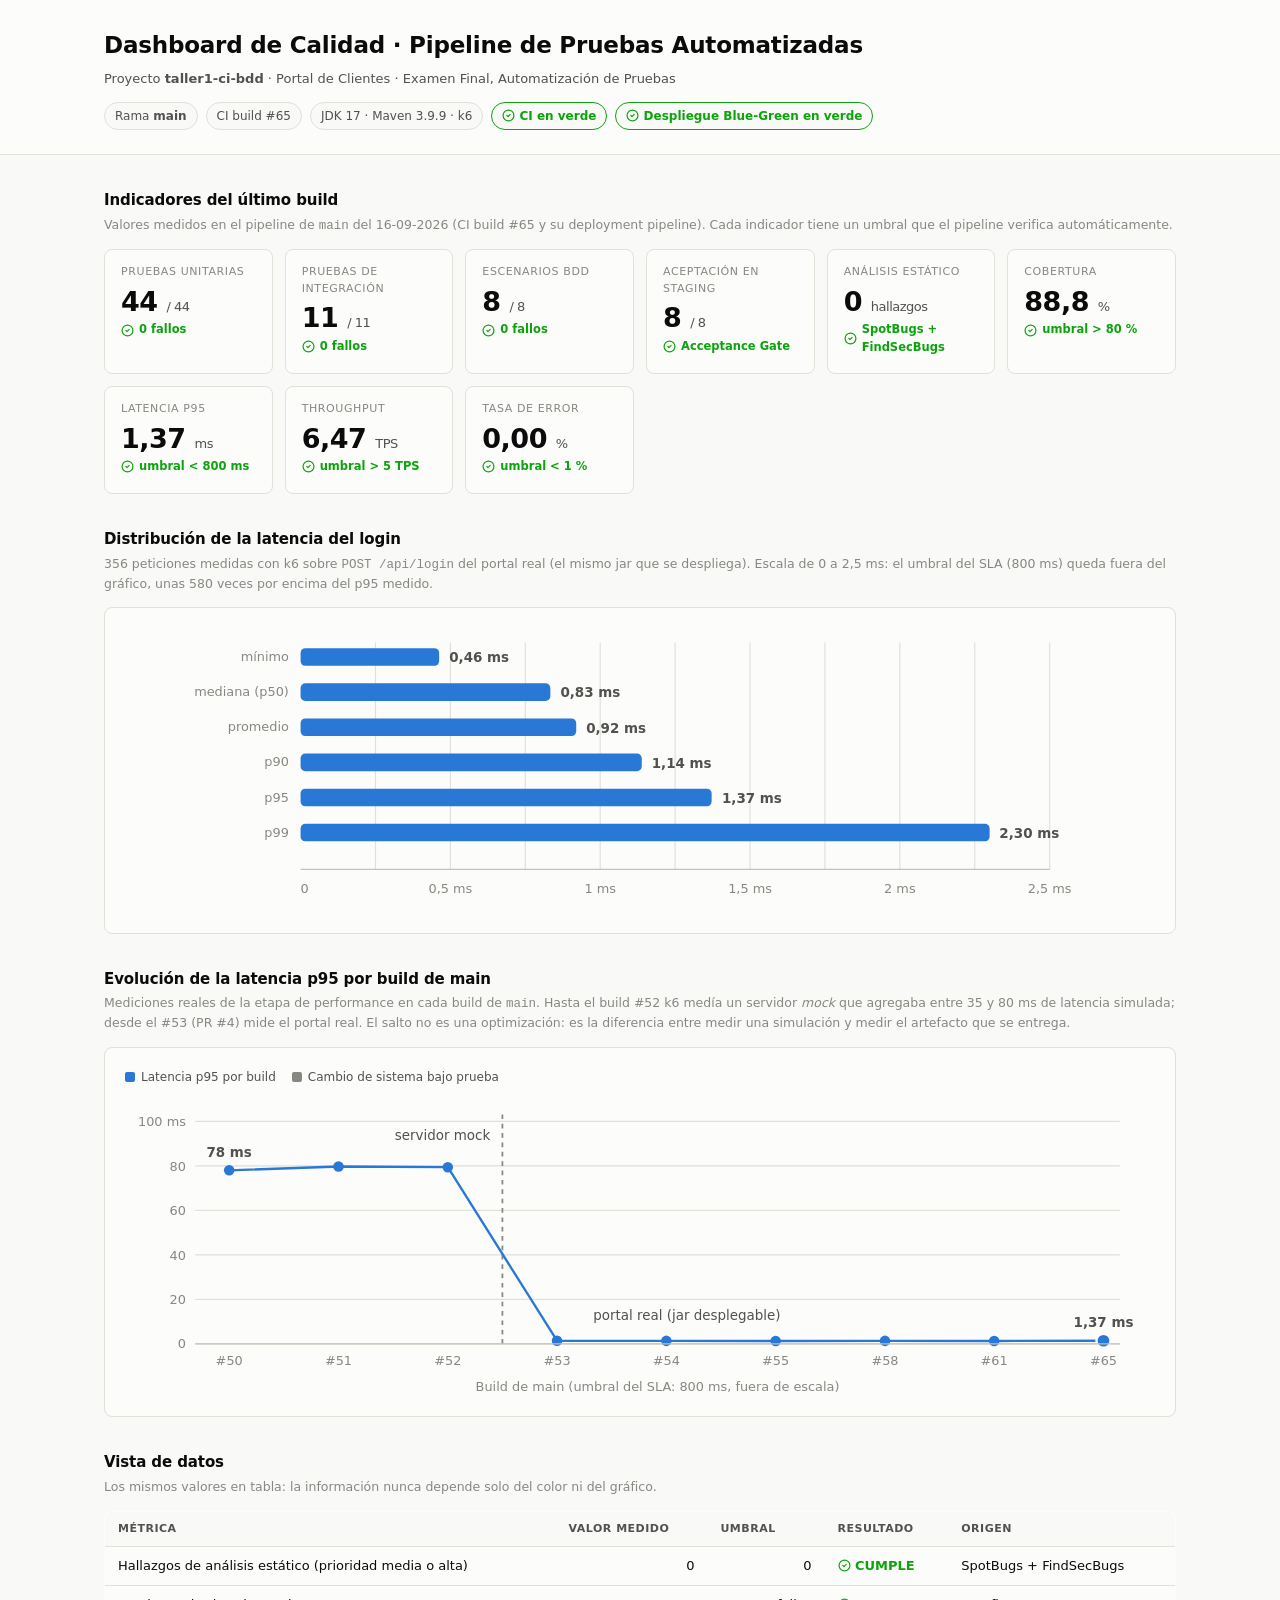
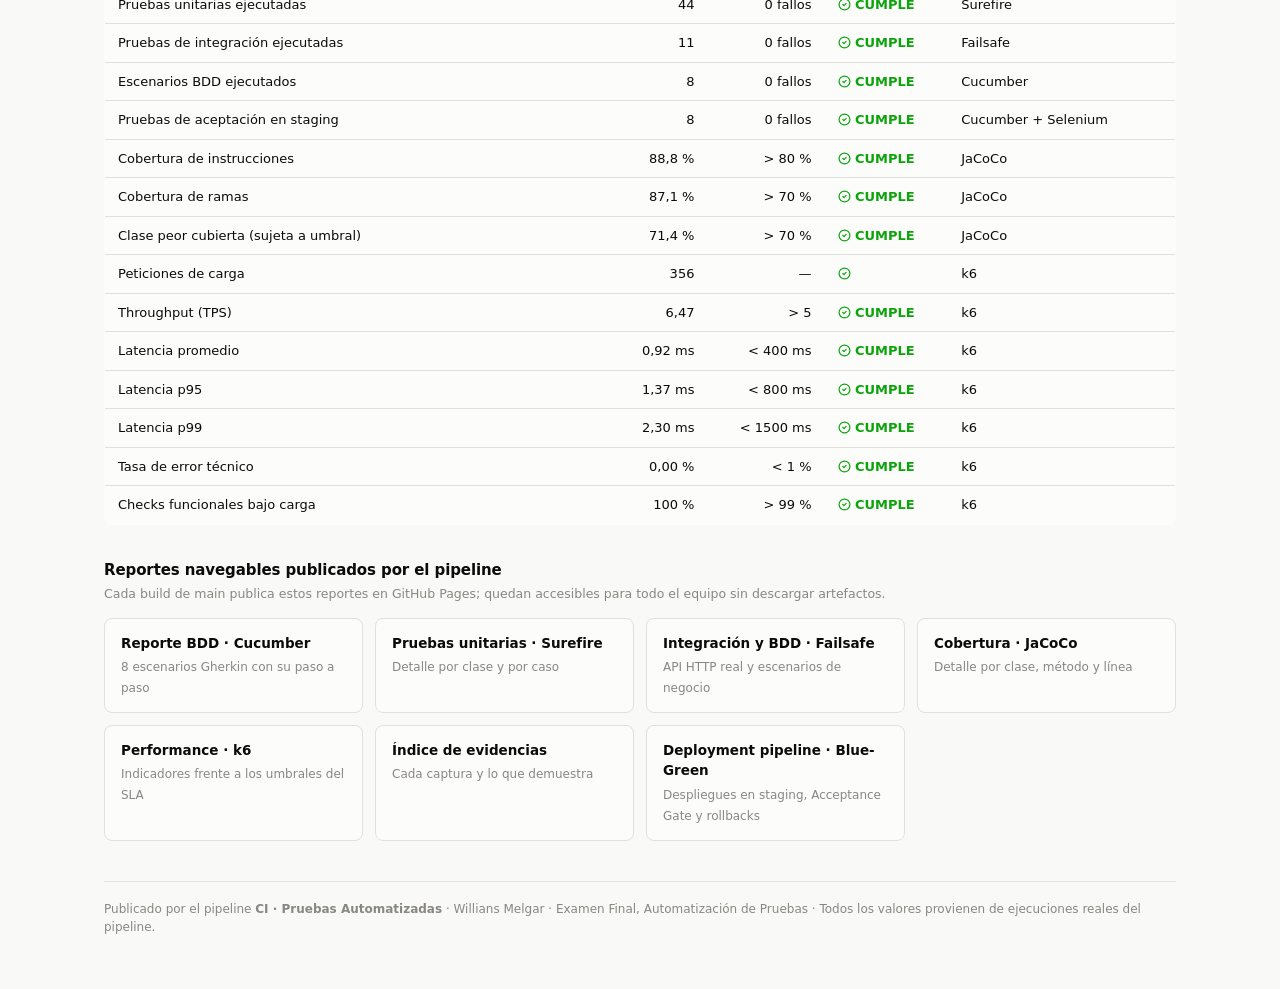
<file: reportes/index.html>
<!doctype html>
<html lang="es">
<head>
<meta charset="utf-8">
<meta name="viewport" content="width=device-width, initial-scale=1">
<title>Dashboard de Calidad · Portal de Clientes</title>
<style>
  :root{
    color-scheme: light;
    --plano:#f9f9f7; --superficie:#fcfcfb; --borde:#e1e0d9;
    --tinta:#0b0b0b; --tinta-2:#52514e; --tinta-mute:#898781;
    --linea-base:#c3c2b7; --rejilla:#e1e0d9;
    --serie-1:#2a78d6; --serie-2:#eb6834; --serie-3:#1baf7a;
    --bueno:#0ca30c; --alerta:#fab219; --grave:#ec835a; --critico:#d03b3b;
  }
  @media (prefers-color-scheme: dark){
    :root{
      color-scheme: dark;
      --plano:#0d0d0d; --superficie:#1a1a19; --borde:#2c2c2a;
      --tinta:#ffffff; --tinta-2:#c3c2b7; --tinta-mute:#898781;
      --linea-base:#383835; --rejilla:#2c2c2a;
      --serie-1:#3987e5; --serie-2:#d95926; --serie-3:#199e70;
    }
  }
  *{box-sizing:border-box}
  body{margin:0;background:var(--plano);color:var(--tinta);
       font:14px/1.5 "Segoe UI",system-ui,-apple-system,Arial,sans-serif}
  .contenedor{max-width:1120px;margin:0 auto;padding:0 24px 56px}

  header.principal{background:var(--superficie);border-bottom:1px solid var(--borde);padding:28px 0 24px;margin-bottom:28px}
  header.principal .contenedor{padding-bottom:0}
  h1{margin:0 0 6px;font-size:23px;letter-spacing:-.2px}
  .subtitulo{margin:0;color:var(--tinta-2);font-size:13px}
  .meta{margin-top:14px;display:flex;flex-wrap:wrap;gap:8px}
  .chip{font-size:12px;padding:4px 10px;border:1px solid var(--borde);border-radius:99px;color:var(--tinta-2);background:var(--plano)}
  .chip.ok{border-color:var(--bueno);color:var(--bueno)}

  h2{font-size:15px;margin:34px 0 4px;letter-spacing:-.1px}
  .nota{margin:0 0 14px;color:var(--tinta-mute);font-size:12.5px}

  /* ---- Fila de indicadores (stat tiles) ---- */
  .kpis{display:grid;grid-template-columns:repeat(auto-fit,minmax(158px,1fr));gap:12px}
  .kpi{background:var(--superficie);border:1px solid var(--borde);border-radius:8px;padding:14px 16px}
  .kpi .etiqueta{font-size:11px;text-transform:uppercase;letter-spacing:.6px;color:var(--tinta-mute);margin-bottom:6px}
  .kpi .valor{font-size:27px;font-weight:650;letter-spacing:-.5px;line-height:1.1}
  .kpi .unidad{font-size:13px;font-weight:400;color:var(--tinta-2)}
  .kpi .pie{font-size:11.5px;color:var(--tinta-mute);margin-top:5px}
  .estado{display:inline-flex;align-items:center;gap:5px;font-size:11.5px;font-weight:600;margin-top:5px}
  .estado.ok{color:var(--bueno)} .estado.mal{color:var(--critico)}

  .panel{background:var(--superficie);border:1px solid var(--borde);border-radius:8px;padding:18px 20px 14px}
  svg{display:block;max-width:100%;height:auto;overflow:visible}
  .eje{font-size:11px;fill:var(--tinta-mute)}
  .valor-directo{font-size:11.5px;font-weight:600;fill:var(--tinta-2)}
  .rejilla{stroke:var(--rejilla);stroke-width:1}
  .base{stroke:var(--linea-base);stroke-width:1}
  .umbral{stroke:var(--critico);stroke-width:2;stroke-dasharray:5 4}
  .corte{stroke:var(--tinta-mute);stroke-width:1.5;stroke-dasharray:4 4}
  .anotacion{font-size:11.5px;fill:var(--tinta-2)}
  .etiqueta-umbral{font-size:11px;font-weight:600;fill:var(--critico)}

  .leyenda{display:flex;gap:16px;flex-wrap:wrap;margin:2px 0 12px;font-size:12px;color:var(--tinta-2)}
  .leyenda i{width:10px;height:10px;border-radius:2px;display:inline-block;margin-right:6px;vertical-align:middle}

  table{width:100%;border-collapse:collapse;background:var(--superficie);
        border:1px solid var(--borde);border-radius:8px;overflow:hidden;font-size:13px}
  th,td{padding:9px 13px;text-align:left;border-bottom:1px solid var(--borde)}
  th{background:var(--plano);font-size:11px;text-transform:uppercase;letter-spacing:.5px;color:var(--tinta-2)}
  tr:last-child td{border-bottom:none}
  td.num{text-align:right;font-variant-numeric:tabular-nums}
  .ok{color:var(--bueno);font-weight:600} .mal{color:var(--critico);font-weight:600}

  .enlaces{display:grid;grid-template-columns:repeat(auto-fit,minmax(230px,1fr));gap:12px;margin-top:10px}
  .enlace{display:block;background:var(--superficie);border:1px solid var(--borde);border-radius:8px;
          padding:14px 16px;text-decoration:none;color:inherit}
  .enlace:hover{border-color:var(--serie-1)}
  .enlace strong{display:block;font-size:13.5px;margin-bottom:3px}
  .enlace span{font-size:12px;color:var(--tinta-mute)}

  .icono{display:inline-block;width:13px;height:13px;flex:none;vertical-align:-2px;overflow:visible;
         fill:none;stroke:currentColor;stroke-width:2.2;stroke-linecap:round;stroke-linejoin:round}

  footer{margin-top:40px;padding-top:18px;border-top:1px solid var(--borde);font-size:12px;color:var(--tinta-mute)}
</style>
</head>
<body>

<!-- Íconos SVG embebidos (set Lucide, licencia MIT): sin dependencias externas ni emojis -->
<svg width="0" height="0" style="position:absolute" aria-hidden="true">
  <symbol id="i-ok" viewBox="0 0 24 24"><circle cx="12" cy="12" r="10"/><path d="m9 12 2 2 4-4"/></symbol>
</svg>

<header class="principal">
  <div class="contenedor">
    <h1>Dashboard de Calidad · Pipeline de Pruebas Automatizadas</h1>
    <p class="subtitulo">Proyecto <strong>taller1-ci-bdd</strong> · Portal de Clientes · Examen Final, Automatización de Pruebas</p>
    <div class="meta">
      <span class="chip">Rama <strong>main</strong></span>
      <span class="chip">CI build #65</span>
      <span class="chip">JDK 17 · Maven 3.9.9 · k6</span>
      <span class="chip ok"><svg class="icono" aria-hidden="true"><use href="#i-ok"/></svg> CI en verde</span>
      <span class="chip ok"><svg class="icono" aria-hidden="true"><use href="#i-ok"/></svg> Despliegue Blue-Green en verde</span>
    </div>
  </div>
</header>

<div class="contenedor">

  <!-- ================== FILA DE INDICADORES ================== -->
  <h2>Indicadores del último build</h2>
  <p class="nota">Valores medidos en el pipeline de <code>main</code> del 16-09-2026 (CI build #65 y su deployment pipeline).
     Cada indicador tiene un umbral que el pipeline verifica automáticamente.</p>
  <div class="kpis">
    <div class="kpi">
      <div class="etiqueta">Pruebas unitarias</div>
      <div class="valor">44 <span class="unidad">/ 44</span></div>
      <div class="estado ok"><svg class="icono" aria-hidden="true"><use href="#i-ok"/></svg> 0 fallos</div>
    </div>
    <div class="kpi">
      <div class="etiqueta">Pruebas de integración</div>
      <div class="valor">11 <span class="unidad">/ 11</span></div>
      <div class="estado ok"><svg class="icono" aria-hidden="true"><use href="#i-ok"/></svg> 0 fallos</div>
    </div>
    <div class="kpi">
      <div class="etiqueta">Escenarios BDD</div>
      <div class="valor">8 <span class="unidad">/ 8</span></div>
      <div class="estado ok"><svg class="icono" aria-hidden="true"><use href="#i-ok"/></svg> 0 fallos</div>
    </div>
    <div class="kpi">
      <div class="etiqueta">Aceptación en staging</div>
      <div class="valor">8 <span class="unidad">/ 8</span></div>
      <div class="estado ok"><svg class="icono" aria-hidden="true"><use href="#i-ok"/></svg> Acceptance Gate</div>
    </div>
    <div class="kpi">
      <div class="etiqueta">Análisis estático</div>
      <div class="valor">0 <span class="unidad">hallazgos</span></div>
      <div class="estado ok"><svg class="icono" aria-hidden="true"><use href="#i-ok"/></svg> SpotBugs + FindSecBugs</div>
    </div>
    <div class="kpi">
      <div class="etiqueta">Cobertura</div>
      <div class="valor">88,8 <span class="unidad">%</span></div>
      <div class="estado ok"><svg class="icono" aria-hidden="true"><use href="#i-ok"/></svg> umbral &gt; 80 %</div>
    </div>
    <div class="kpi">
      <div class="etiqueta">Latencia p95</div>
      <div class="valor">1,37 <span class="unidad">ms</span></div>
      <div class="estado ok"><svg class="icono" aria-hidden="true"><use href="#i-ok"/></svg> umbral &lt; 800 ms</div>
    </div>
    <div class="kpi">
      <div class="etiqueta">Throughput</div>
      <div class="valor">6,47 <span class="unidad">TPS</span></div>
      <div class="estado ok"><svg class="icono" aria-hidden="true"><use href="#i-ok"/></svg> umbral &gt; 5 TPS</div>
    </div>
    <div class="kpi">
      <div class="etiqueta">Tasa de error</div>
      <div class="valor">0,00 <span class="unidad">%</span></div>
      <div class="estado ok"><svg class="icono" aria-hidden="true"><use href="#i-ok"/></svg> umbral &lt; 1 %</div>
    </div>
  </div>

  <!-- ================== LATENCIA POR PERCENTIL ================== -->
  <h2>Distribución de la latencia del login</h2>
  <p class="nota">356 peticiones medidas con k6 sobre <code>POST /api/login</code> del portal real (el mismo jar que se despliega).
     Escala de 0 a 2,5 ms: el umbral del SLA (800 ms) queda fuera del gráfico, unas 580 veces por encima del p95 medido.</p>
  <div class="panel">
    <svg viewBox="0 0 880 250" role="img" aria-label="Latencia por percentil del login en milisegundos">
      <!-- rejilla vertical cada 0,25 ms sobre una escala 0-2,5 ms (256 px por ms) -->
      <g class="rejilla">
        <line x1="214" y1="14" x2="214" y2="208"/>
        <line x1="278" y1="14" x2="278" y2="208"/>
        <line x1="342" y1="14" x2="342" y2="208"/>
        <line x1="406" y1="14" x2="406" y2="208"/>
        <line x1="470" y1="14" x2="470" y2="208"/>
        <line x1="534" y1="14" x2="534" y2="208"/>
        <line x1="598" y1="14" x2="598" y2="208"/>
        <line x1="662" y1="14" x2="662" y2="208"/>
        <line x1="726" y1="14" x2="726" y2="208"/>
        <line x1="790" y1="14" x2="790" y2="208"/>
      </g>
      <line class="base" x1="150" y1="208" x2="790" y2="208"/>

      <g>
        <text class="eje" x="140" y="30" text-anchor="end">mínimo</text>
        <rect x="150" y="19" width="118.4" height="15" rx="4" fill="var(--serie-1)"><title>Latencia mínima: 0,46 ms</title></rect>
        <text class="valor-directo" x="277" y="31">0,46 ms</text>

        <text class="eje" x="140" y="60" text-anchor="end">mediana (p50)</text>
        <rect x="150" y="49" width="213.4" height="15" rx="4" fill="var(--serie-1)"><title>Mediana: 0,83 ms</title></rect>
        <text class="valor-directo" x="372" y="61">0,83 ms</text>

        <text class="eje" x="140" y="90" text-anchor="end">promedio</text>
        <rect x="150" y="79" width="235.5" height="15" rx="4" fill="var(--serie-1)"><title>Promedio: 0,92 ms</title></rect>
        <text class="valor-directo" x="394" y="91">0,92 ms</text>

        <text class="eje" x="140" y="120" text-anchor="end">p90</text>
        <rect x="150" y="109" width="291.5" height="15" rx="4" fill="var(--serie-1)"><title>Percentil 90: 1,14 ms</title></rect>
        <text class="valor-directo" x="450" y="121">1,14 ms</text>

        <text class="eje" x="140" y="150" text-anchor="end">p95</text>
        <rect x="150" y="139" width="351.2" height="15" rx="4" fill="var(--serie-1)"><title>Percentil 95: 1,37 ms — indicador contractual del SLA</title></rect>
        <text class="valor-directo" x="510" y="151">1,37 ms</text>

        <text class="eje" x="140" y="180" text-anchor="end">p99</text>
        <rect x="150" y="169" width="588.7" height="15" rx="4" fill="var(--serie-1)"><title>Percentil 99: 2,30 ms</title></rect>
        <text class="valor-directo" x="747" y="181">2,30 ms</text>
      </g>

      <text class="eje" x="150" y="228">0</text>
      <text class="eje" x="278" y="228" text-anchor="middle">0,5 ms</text>
      <text class="eje" x="406" y="228" text-anchor="middle">1 ms</text>
      <text class="eje" x="534" y="228" text-anchor="middle">1,5 ms</text>
      <text class="eje" x="662" y="228" text-anchor="middle">2 ms</text>
      <text class="eje" x="790" y="228" text-anchor="middle">2,5 ms</text>
    </svg>
  </div>

  <!-- ================== EVOLUCIÓN p95 ================== -->
  <h2>Evolución de la latencia p95 por build de main</h2>
  <p class="nota">Mediciones reales de la etapa de performance en cada build de <code>main</code>. Hasta el build #52 k6 medía un
     servidor <em>mock</em> que agregaba entre 35 y 80 ms de latencia simulada; desde el #53 (PR #4) mide el portal real.
     El salto no es una optimización: es la diferencia entre medir una simulación y medir el artefacto que se entrega.</p>
  <div class="panel">
    <div class="leyenda">
      <span><i style="background:var(--serie-1)"></i>Latencia p95 por build</span>
      <span><i style="background:var(--tinta-mute)"></i>Cambio de sistema bajo prueba</span>
    </div>
    <svg viewBox="0 0 880 260" role="img" aria-label="Evolución de la latencia p95 en los builds 50 a 65 de main">
      <!-- escala Y: 0 a 100 ms sobre 190 px (y = 210 - ms * 1,9) -->
      <g class="rejilla">
        <line x1="60" y1="210" x2="850" y2="210"/>
        <line x1="60" y1="172" x2="850" y2="172"/>
        <line x1="60" y1="134" x2="850" y2="134"/>
        <line x1="60" y1="96"  x2="850" y2="96"/>
        <line x1="60" y1="58"  x2="850" y2="58"/>
        <line x1="60" y1="20"  x2="850" y2="20"/>
      </g>
      <text class="eje" x="52" y="214" text-anchor="end">0</text>
      <text class="eje" x="52" y="176" text-anchor="end">20</text>
      <text class="eje" x="52" y="138" text-anchor="end">40</text>
      <text class="eje" x="52" y="100" text-anchor="end">60</text>
      <text class="eje" x="52" y="62"  text-anchor="end">80</text>
      <text class="eje" x="52" y="24"  text-anchor="end">100 ms</text>

      <line class="corte" x1="322.45" y1="14" x2="322.45" y2="210"/>
      <text class="anotacion" x="312" y="36" text-anchor="end">servidor mock</text>
      <text class="anotacion" x="400" y="190">portal real (jar desplegable)</text>

      <!-- serie real: #50 78,00 · #51 79,76 · #52 79,42 · #53 1,35 · #54 1,29 · #55 1,24 · #58 1,34 · #61 1,27 · #65 1,37 ms -->
      <polyline fill="none" stroke="var(--serie-1)" stroke-width="2" stroke-linejoin="round"
        points="89,61.8 182.4,58.5 275.8,59.1 369.1,207.4 462.5,207.5 555.9,207.6 649.3,207.5 742.6,207.6 836,207.4"/>

      <g fill="var(--serie-1)">
        <circle cx="89"    cy="61.8"  r="4.5"><title>Build #50 — p95 78,00 ms (mock)</title></circle>
        <circle cx="182.4" cy="58.5"  r="4.5"><title>Build #51 — p95 79,76 ms (mock)</title></circle>
        <circle cx="275.8" cy="59.1"  r="4.5"><title>Build #52 — p95 79,42 ms (mock)</title></circle>
        <circle cx="369.1" cy="207.4" r="4.5"><title>Build #53 — p95 1,35 ms (portal real)</title></circle>
        <circle cx="462.5" cy="207.5" r="4.5"><title>Build #54 — p95 1,29 ms</title></circle>
        <circle cx="555.9" cy="207.6" r="4.5"><title>Build #55 — p95 1,24 ms</title></circle>
        <circle cx="649.3" cy="207.5" r="4.5"><title>Build #58 — p95 1,34 ms</title></circle>
        <circle cx="742.6" cy="207.6" r="4.5"><title>Build #61 — p95 1,27 ms</title></circle>
      </g>
      <circle cx="836" cy="207.4" r="6" fill="var(--serie-1)" stroke="var(--superficie)" stroke-width="2">
        <title>Build #65 — p95 1,37 ms (último build)</title></circle>
      <text class="valor-directo" x="836" y="196" text-anchor="middle">1,37 ms</text>
      <text class="valor-directo" x="89" y="50" text-anchor="middle">78 ms</text>

      <line class="base" x1="60" y1="210" x2="850" y2="210"/>
      <g class="eje" text-anchor="middle">
        <text x="89" y="228">#50</text><text x="182.4" y="228">#51</text><text x="275.8" y="228">#52</text>
        <text x="369.1" y="228">#53</text><text x="462.5" y="228">#54</text><text x="555.9" y="228">#55</text>
        <text x="649.3" y="228">#58</text><text x="742.6" y="228">#61</text><text x="836" y="228">#65</text>
      </g>
      <text class="eje" x="455" y="250" text-anchor="middle">Build de main (umbral del SLA: 800 ms, fuera de escala)</text>
    </svg>
  </div>

  <!-- ================== TABLA (vista accesible) ================== -->
  <h2>Vista de datos</h2>
  <p class="nota">Los mismos valores en tabla: la información nunca depende solo del color ni del gráfico.</p>
  <table>
    <thead>
      <tr><th>Métrica</th><th class="num">Valor medido</th><th class="num">Umbral</th><th>Resultado</th><th>Origen</th></tr>
    </thead>
    <tbody>
      <tr><td>Hallazgos de análisis estático (prioridad media o alta)</td><td class="num">0</td><td class="num">0</td><td class="ok"><svg class="icono" aria-hidden="true"><use href="#i-ok"/></svg> CUMPLE</td><td>SpotBugs + FindSecBugs</td></tr>
      <tr><td>Pruebas unitarias ejecutadas</td><td class="num">44</td><td class="num">0 fallos</td><td class="ok"><svg class="icono" aria-hidden="true"><use href="#i-ok"/></svg> CUMPLE</td><td>Surefire</td></tr>
      <tr><td>Pruebas de integración ejecutadas</td><td class="num">11</td><td class="num">0 fallos</td><td class="ok"><svg class="icono" aria-hidden="true"><use href="#i-ok"/></svg> CUMPLE</td><td>Failsafe</td></tr>
      <tr><td>Escenarios BDD ejecutados</td><td class="num">8</td><td class="num">0 fallos</td><td class="ok"><svg class="icono" aria-hidden="true"><use href="#i-ok"/></svg> CUMPLE</td><td>Cucumber</td></tr>
      <tr><td>Pruebas de aceptación en staging</td><td class="num">8</td><td class="num">0 fallos</td><td class="ok"><svg class="icono" aria-hidden="true"><use href="#i-ok"/></svg> CUMPLE</td><td>Cucumber + Selenium</td></tr>
      <tr><td>Cobertura de instrucciones</td><td class="num">88,8 %</td><td class="num">&gt; 80 %</td><td class="ok"><svg class="icono" aria-hidden="true"><use href="#i-ok"/></svg> CUMPLE</td><td>JaCoCo</td></tr>
      <tr><td>Cobertura de ramas</td><td class="num">87,1 %</td><td class="num">&gt; 70 %</td><td class="ok"><svg class="icono" aria-hidden="true"><use href="#i-ok"/></svg> CUMPLE</td><td>JaCoCo</td></tr>
      <tr><td>Clase peor cubierta (sujeta a umbral)</td><td class="num">71,4 %</td><td class="num">&gt; 70 %</td><td class="ok"><svg class="icono" aria-hidden="true"><use href="#i-ok"/></svg> CUMPLE</td><td>JaCoCo</td></tr>
      <tr><td>Peticiones de carga</td><td class="num">356</td><td class="num">&mdash;</td><td class="ok"><svg class="icono" aria-hidden="true"><use href="#i-ok"/></svg></td><td>k6</td></tr>
      <tr><td>Throughput (TPS)</td><td class="num">6,47</td><td class="num">&gt; 5</td><td class="ok"><svg class="icono" aria-hidden="true"><use href="#i-ok"/></svg> CUMPLE</td><td>k6</td></tr>
      <tr><td>Latencia promedio</td><td class="num">0,92 ms</td><td class="num">&lt; 400 ms</td><td class="ok"><svg class="icono" aria-hidden="true"><use href="#i-ok"/></svg> CUMPLE</td><td>k6</td></tr>
      <tr><td>Latencia p95</td><td class="num">1,37 ms</td><td class="num">&lt; 800 ms</td><td class="ok"><svg class="icono" aria-hidden="true"><use href="#i-ok"/></svg> CUMPLE</td><td>k6</td></tr>
      <tr><td>Latencia p99</td><td class="num">2,30 ms</td><td class="num">&lt; 1500 ms</td><td class="ok"><svg class="icono" aria-hidden="true"><use href="#i-ok"/></svg> CUMPLE</td><td>k6</td></tr>
      <tr><td>Tasa de error técnico</td><td class="num">0,00 %</td><td class="num">&lt; 1 %</td><td class="ok"><svg class="icono" aria-hidden="true"><use href="#i-ok"/></svg> CUMPLE</td><td>k6</td></tr>
      <tr><td>Checks funcionales bajo carga</td><td class="num">100 %</td><td class="num">&gt; 99 %</td><td class="ok"><svg class="icono" aria-hidden="true"><use href="#i-ok"/></svg> CUMPLE</td><td>k6</td></tr>
    </tbody>
  </table>

  <!-- ================== ENLACES A REPORTES ================== -->
  <h2>Reportes navegables publicados por el pipeline</h2>
  <p class="nota">Cada build de main publica estos reportes en GitHub Pages; quedan accesibles para todo el equipo sin descargar artefactos.</p>
  <div class="enlaces">
    <a class="enlace" href="./bdd/reporte-bdd.html">
      <strong>Reporte BDD · Cucumber</strong>
      <span>8 escenarios Gherkin con su paso a paso</span>
    </a>
    <a class="enlace" href="./pruebas/surefire.html">
      <strong>Pruebas unitarias · Surefire</strong>
      <span>Detalle por clase y por caso</span>
    </a>
    <a class="enlace" href="./pruebas/failsafe.html">
      <strong>Integración y BDD · Failsafe</strong>
      <span>API HTTP real y escenarios de negocio</span>
    </a>
    <a class="enlace" href="./cobertura/index.html">
      <strong>Cobertura · JaCoCo</strong>
      <span>Detalle por clase, método y línea</span>
    </a>
    <a class="enlace" href="./performance/reporte-performance.html">
      <strong>Performance · k6</strong>
      <span>Indicadores frente a los umbrales del SLA</span>
    </a>
    <a class="enlace" href="./evidencias/index.html">
      <strong>Índice de evidencias</strong>
      <span>Cada captura y lo que demuestra</span>
    </a>
    <a class="enlace" href="https://github.com/WilliansMelgar02/taller1-ci-bdd/actions/workflows/despliegue.yml">
      <strong>Deployment pipeline · Blue-Green</strong>
      <span>Despliegues en staging, Acceptance Gate y rollbacks</span>
    </a>
  </div>

  <footer>
    Publicado por el pipeline <strong>CI · Pruebas Automatizadas</strong> · Willians Melgar · Examen Final, Automatización de Pruebas ·
    Todos los valores provienen de ejecuciones reales del pipeline.
  </footer>
</div>
</body>
</html>
</file>
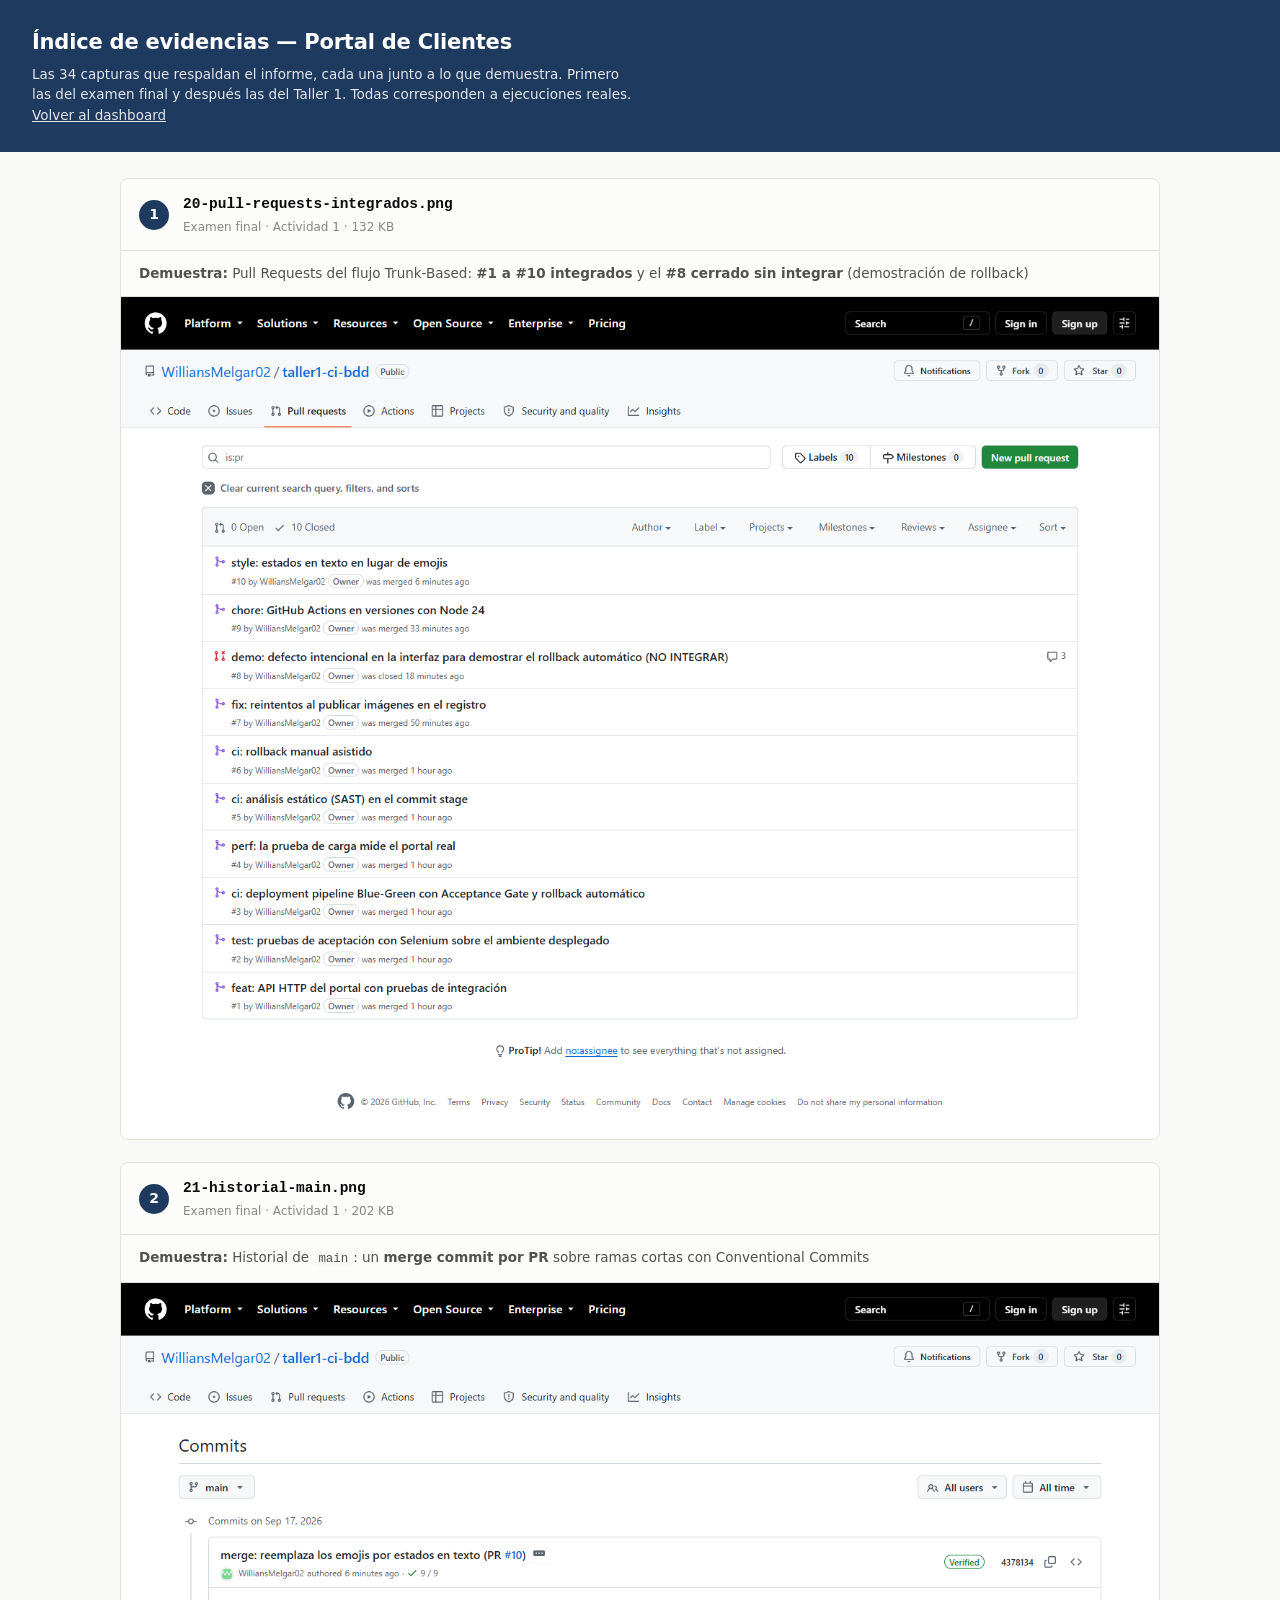
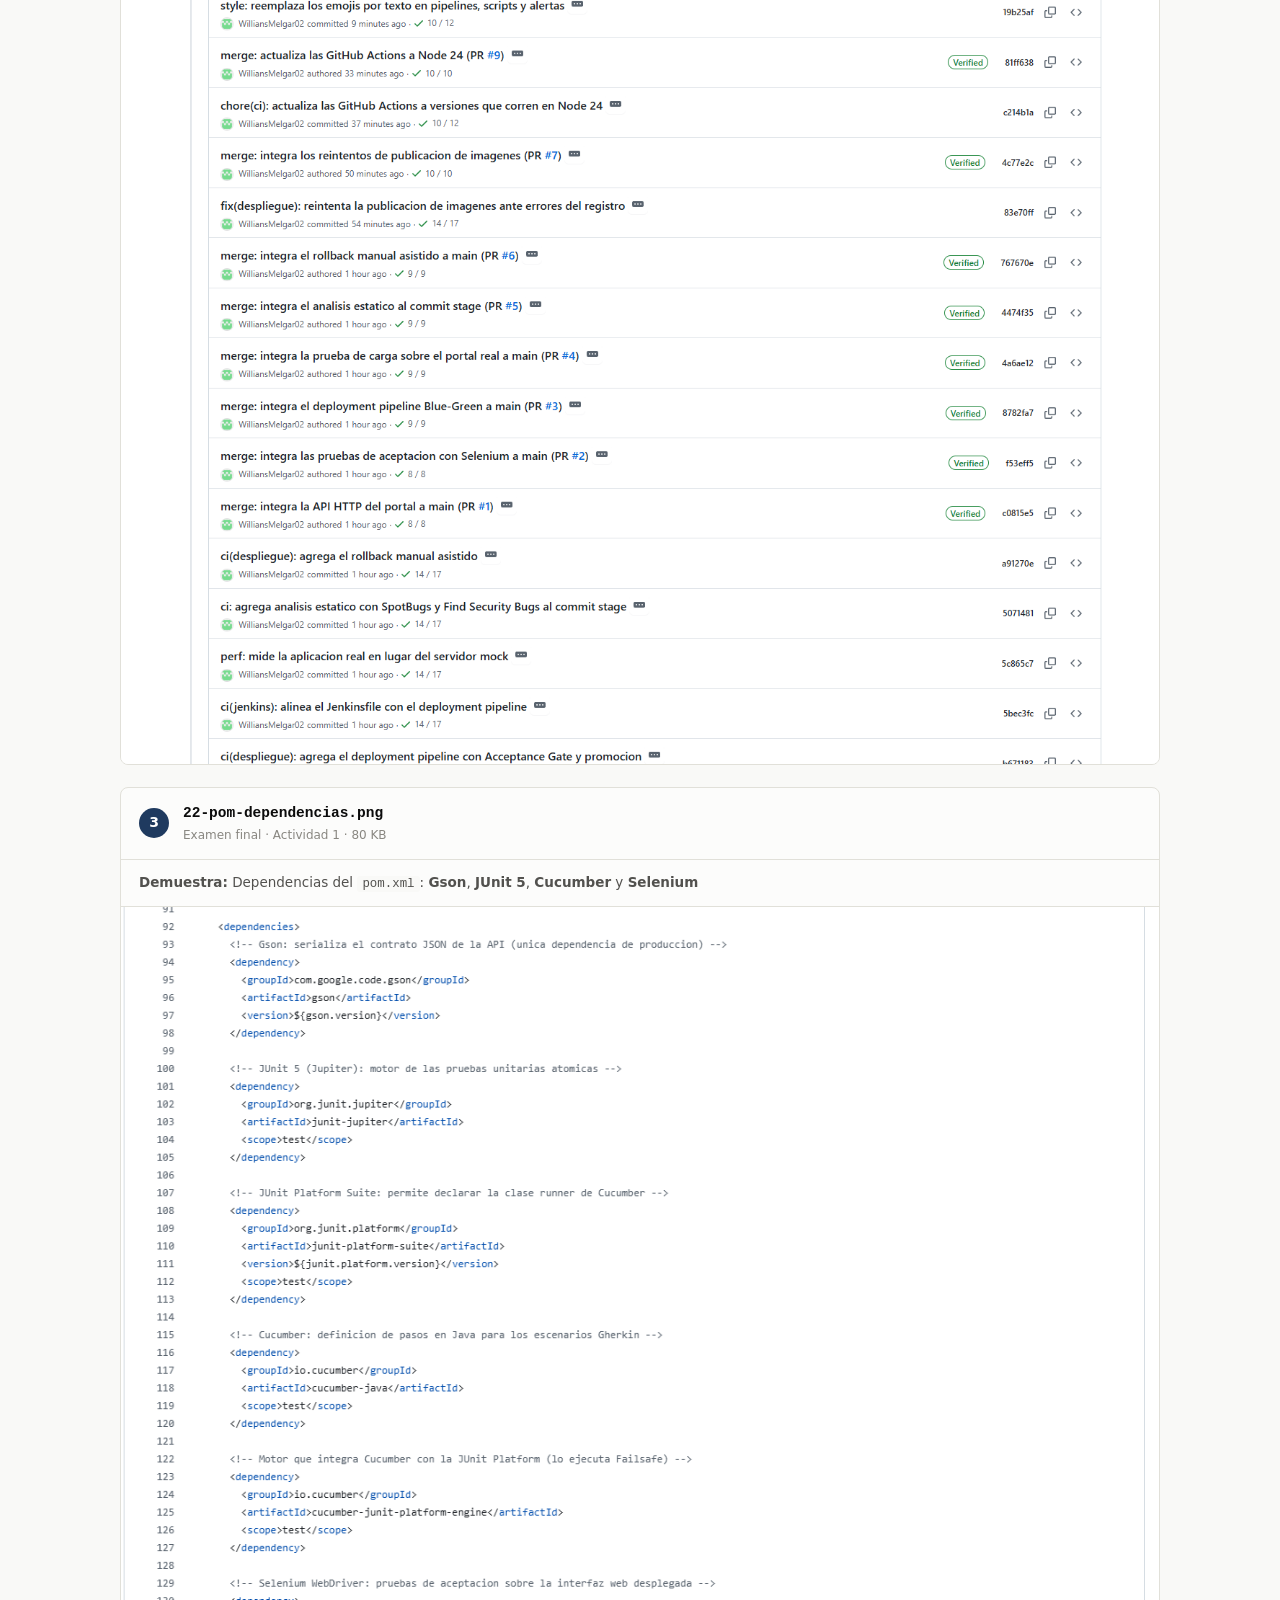
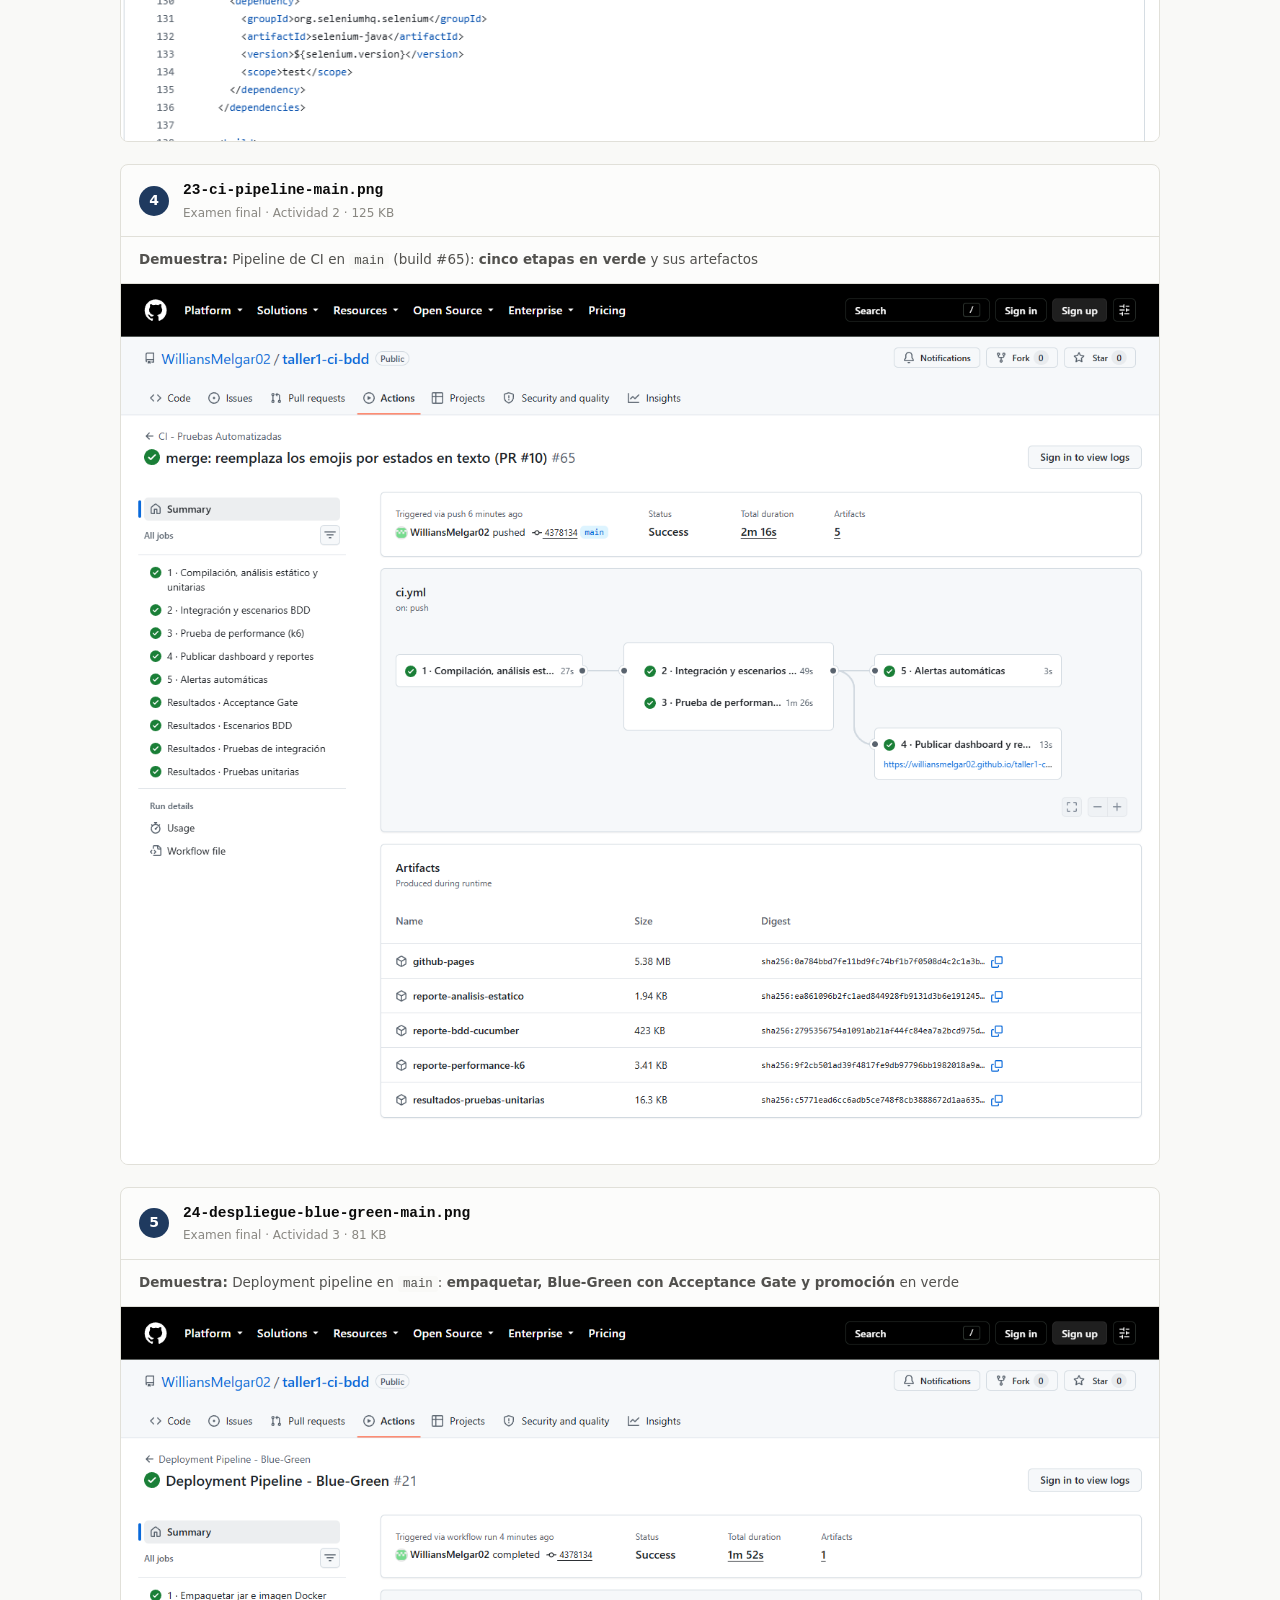
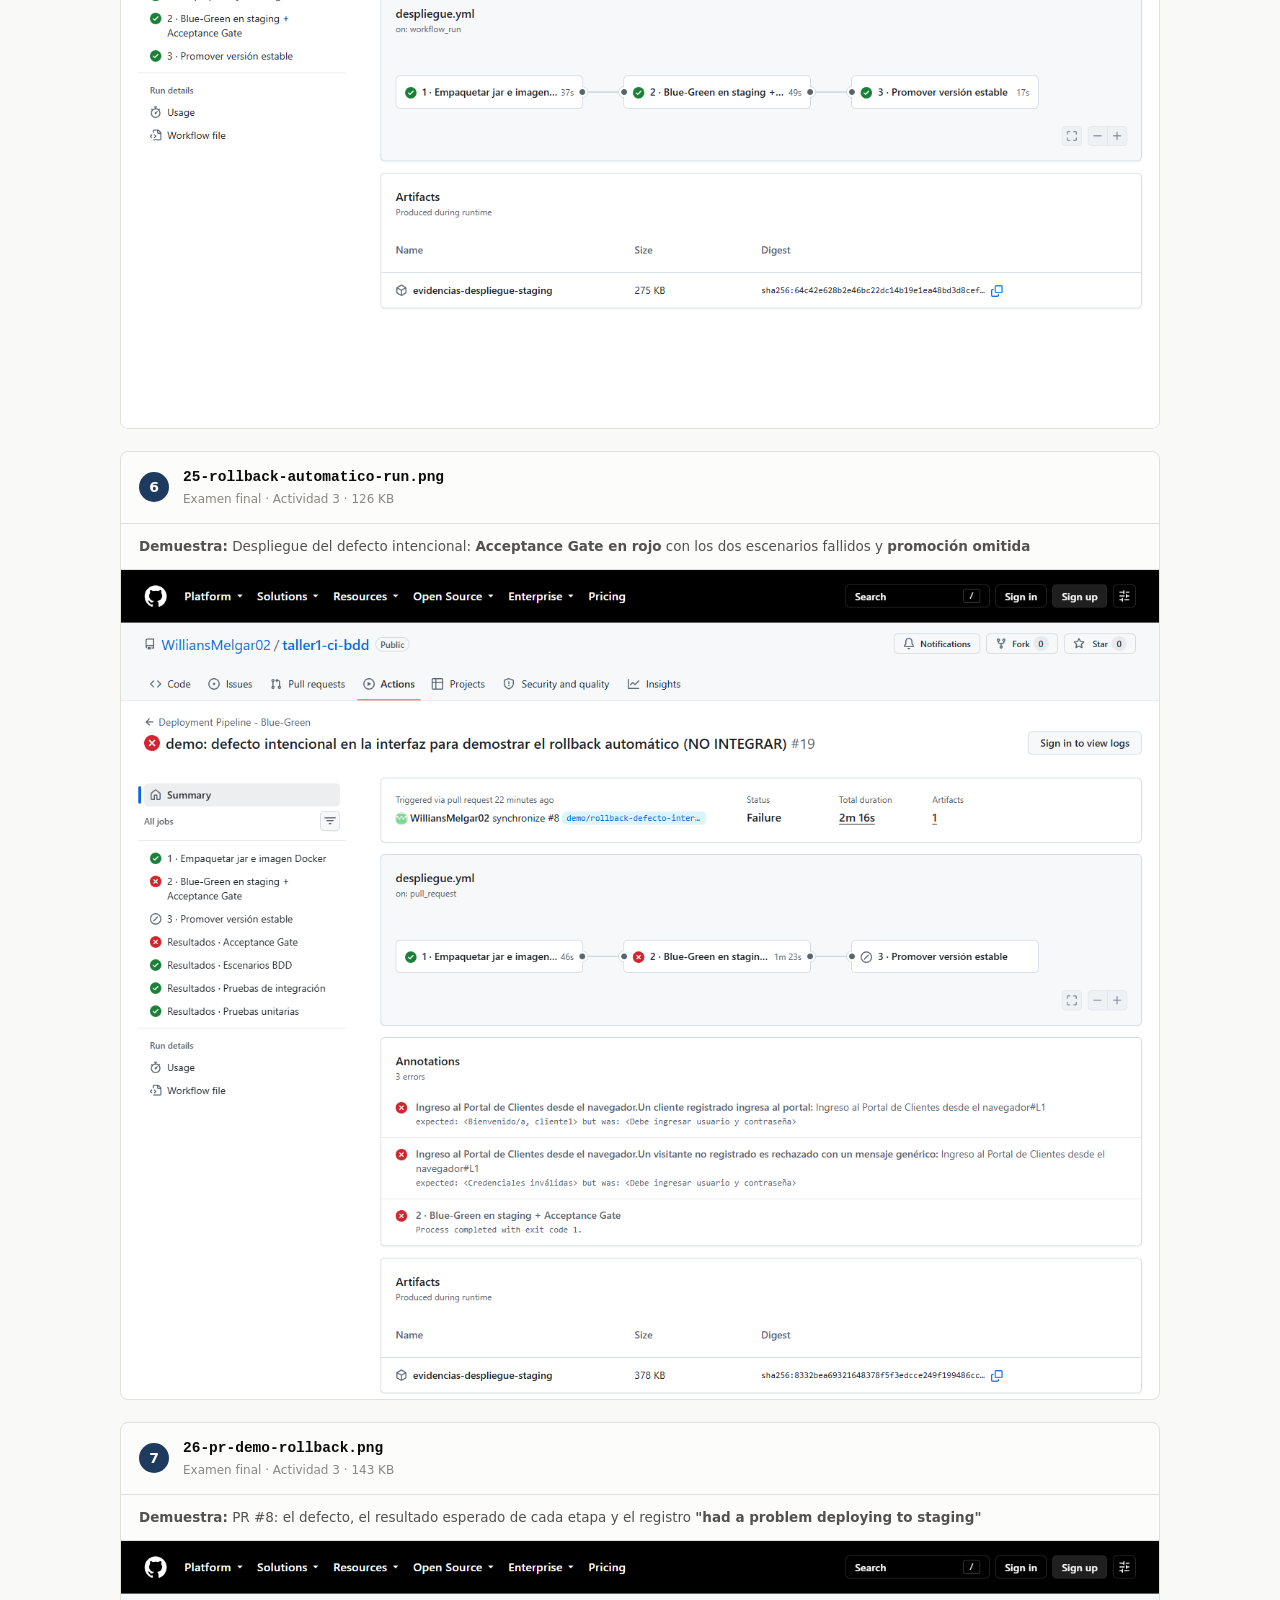
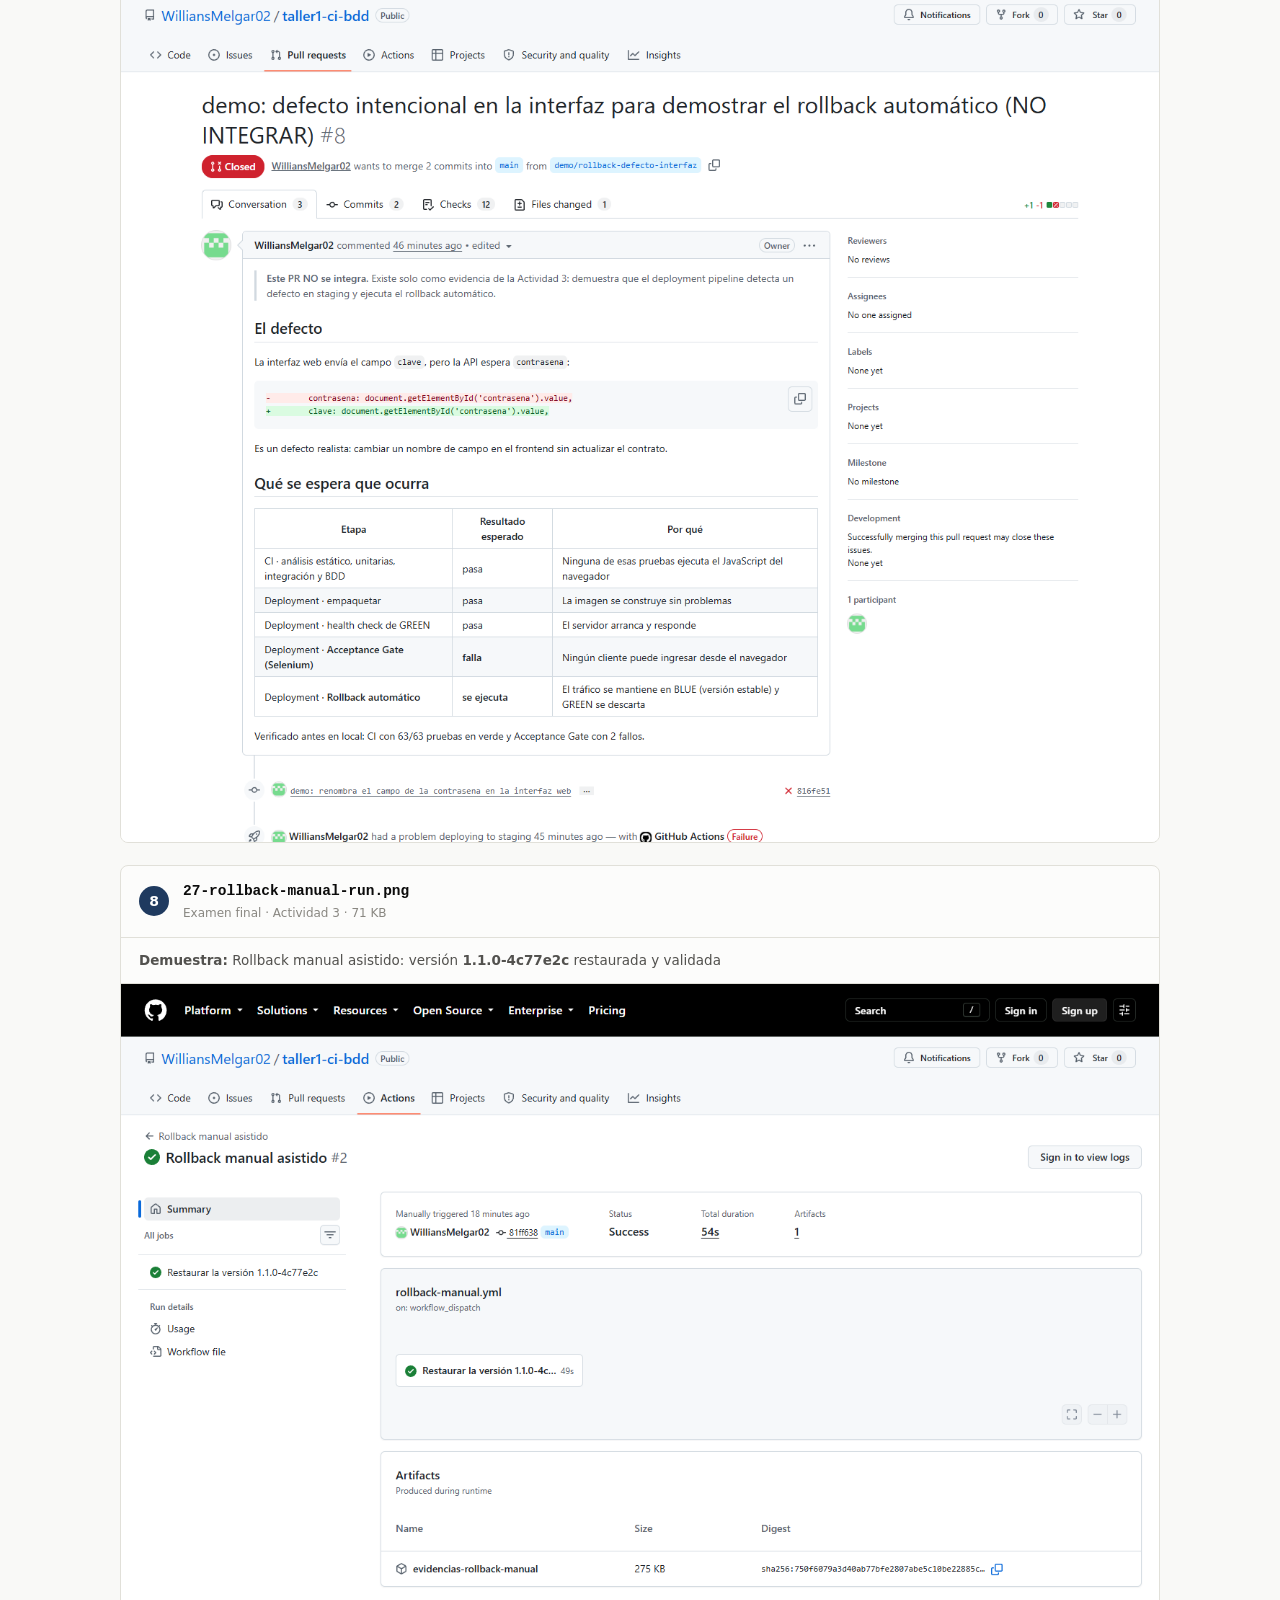
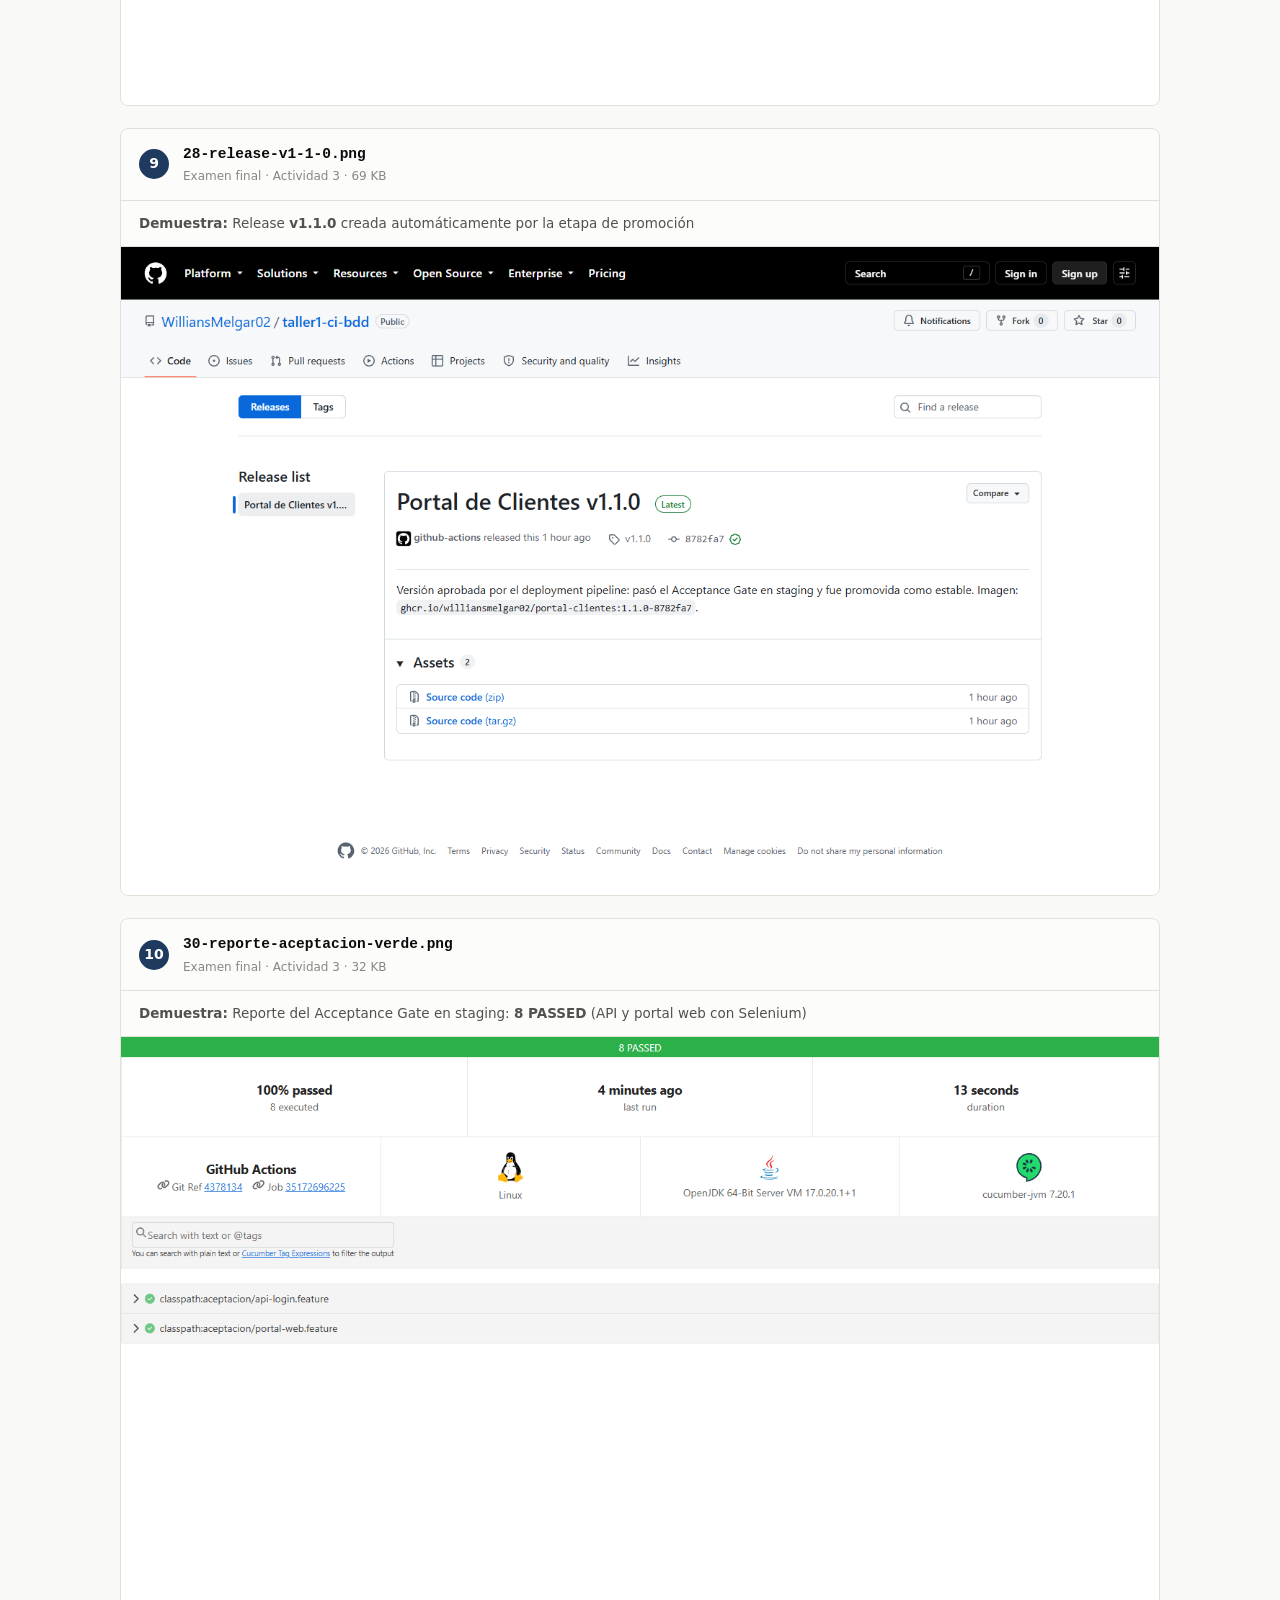
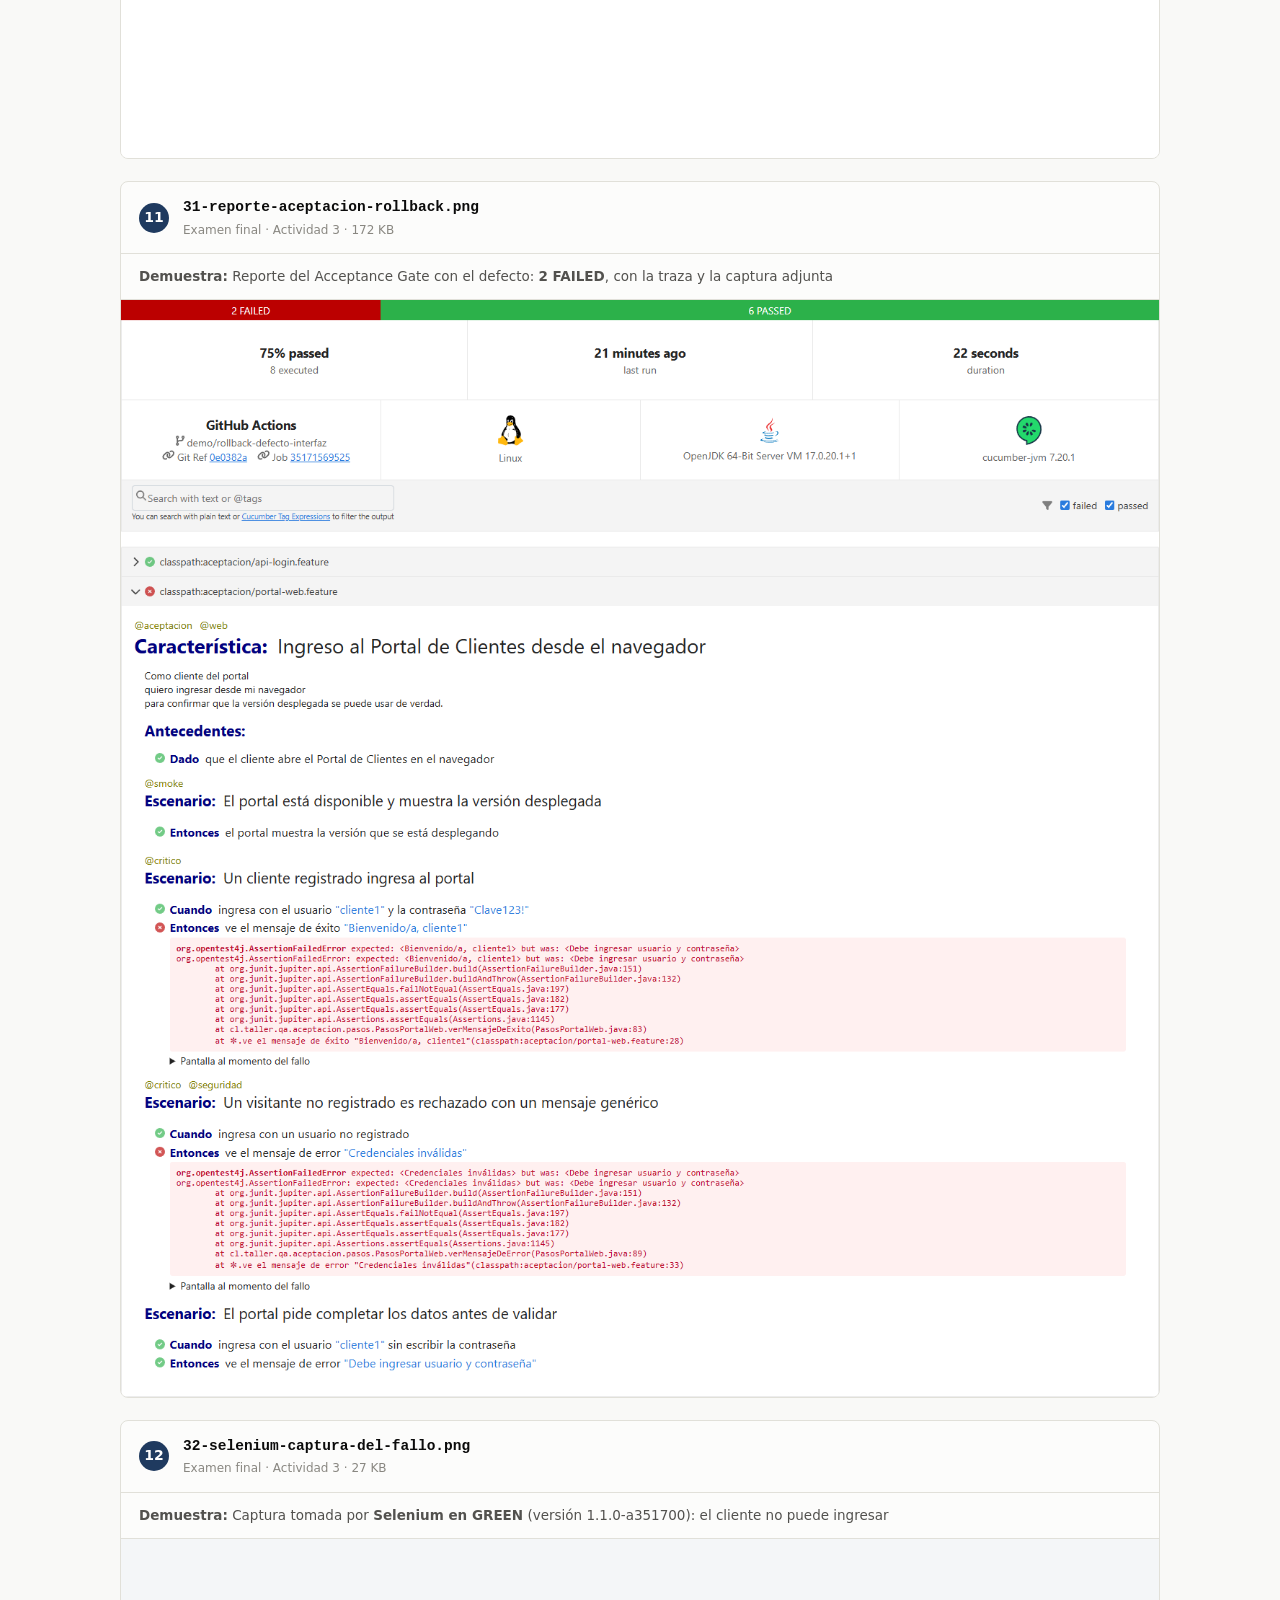
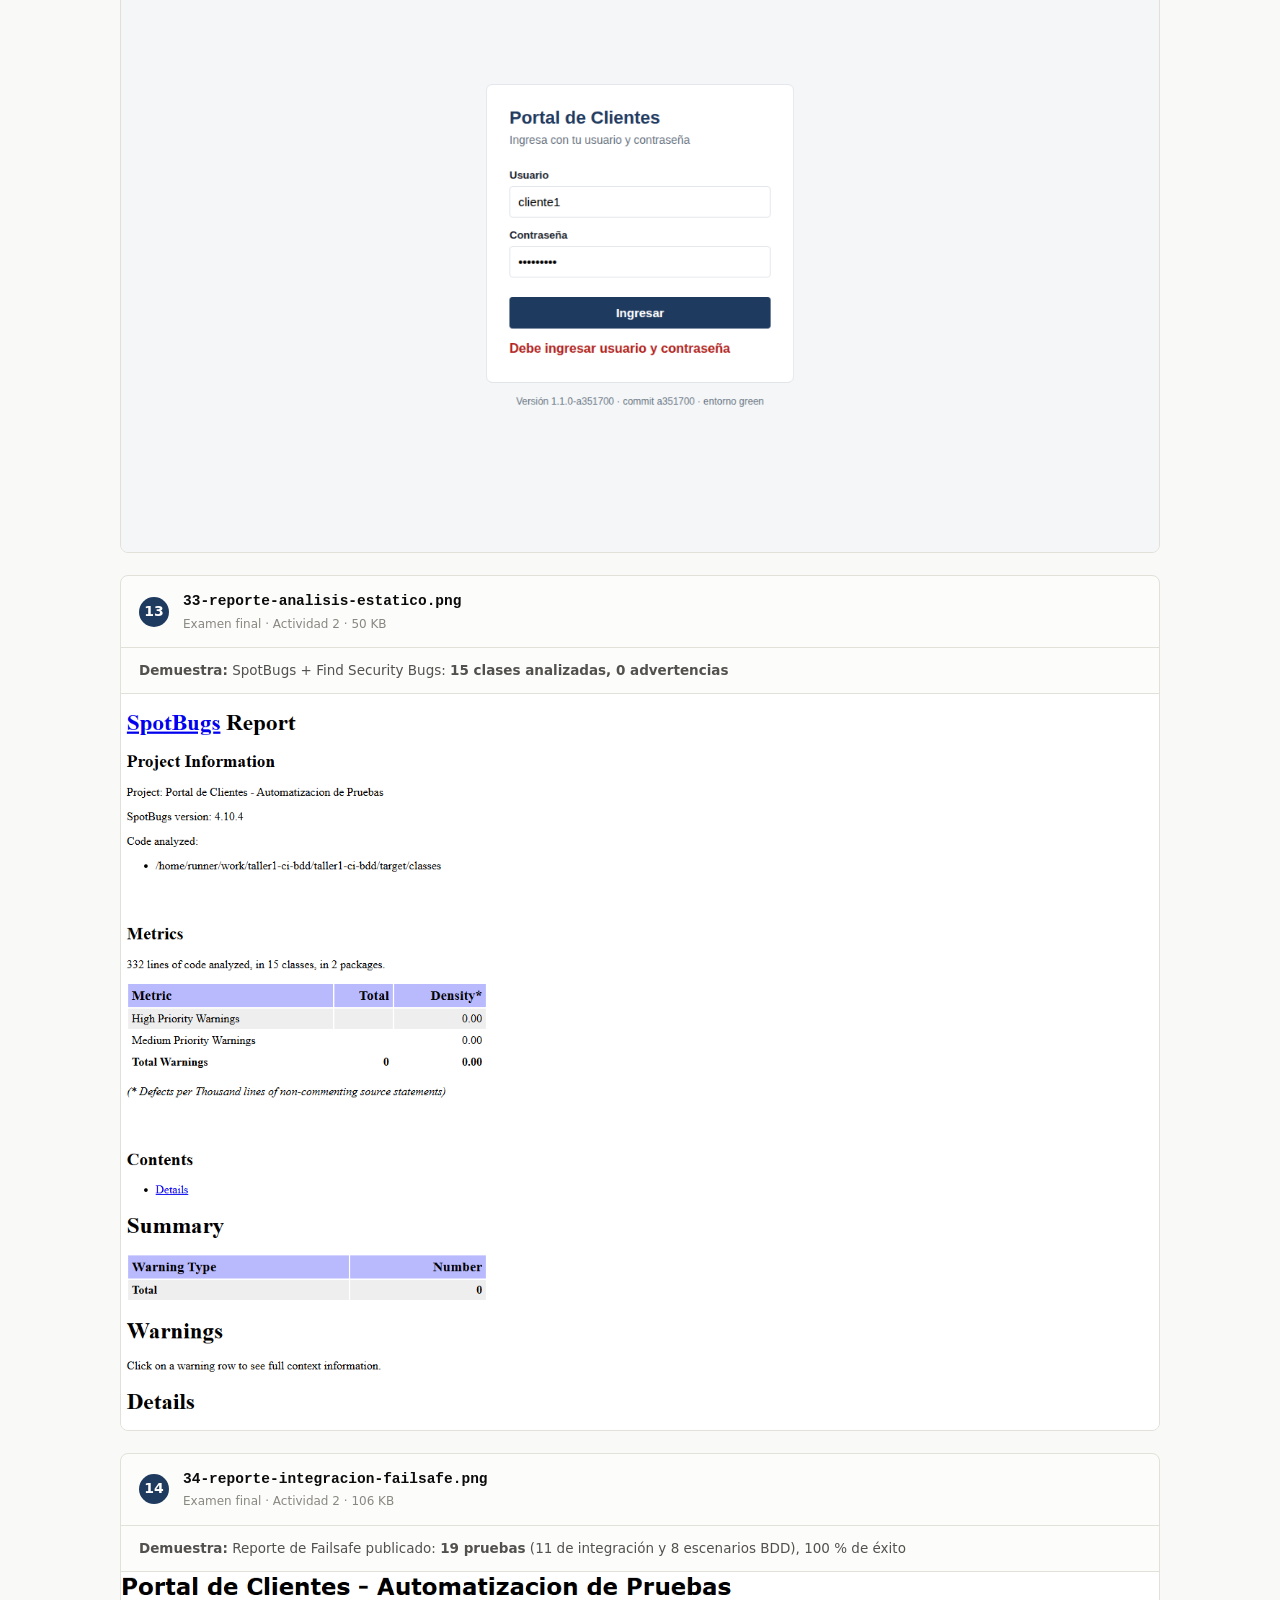
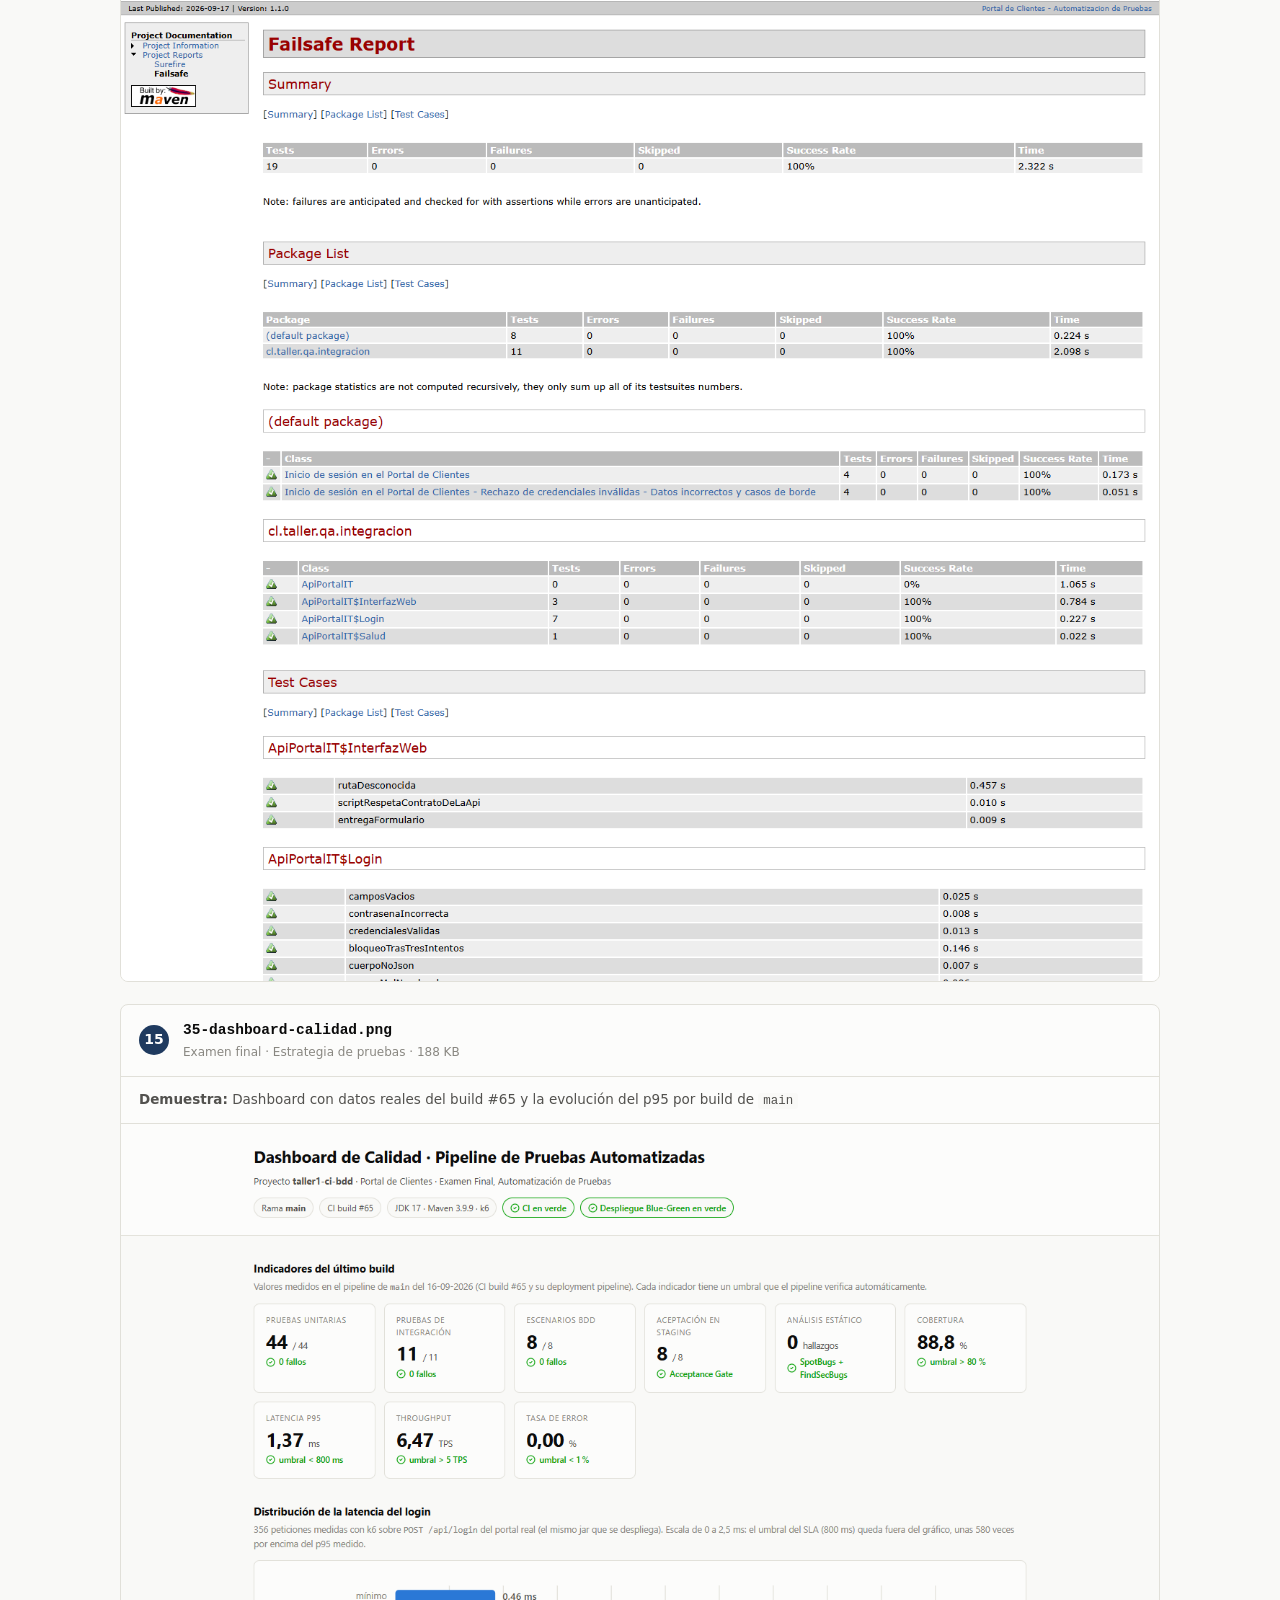
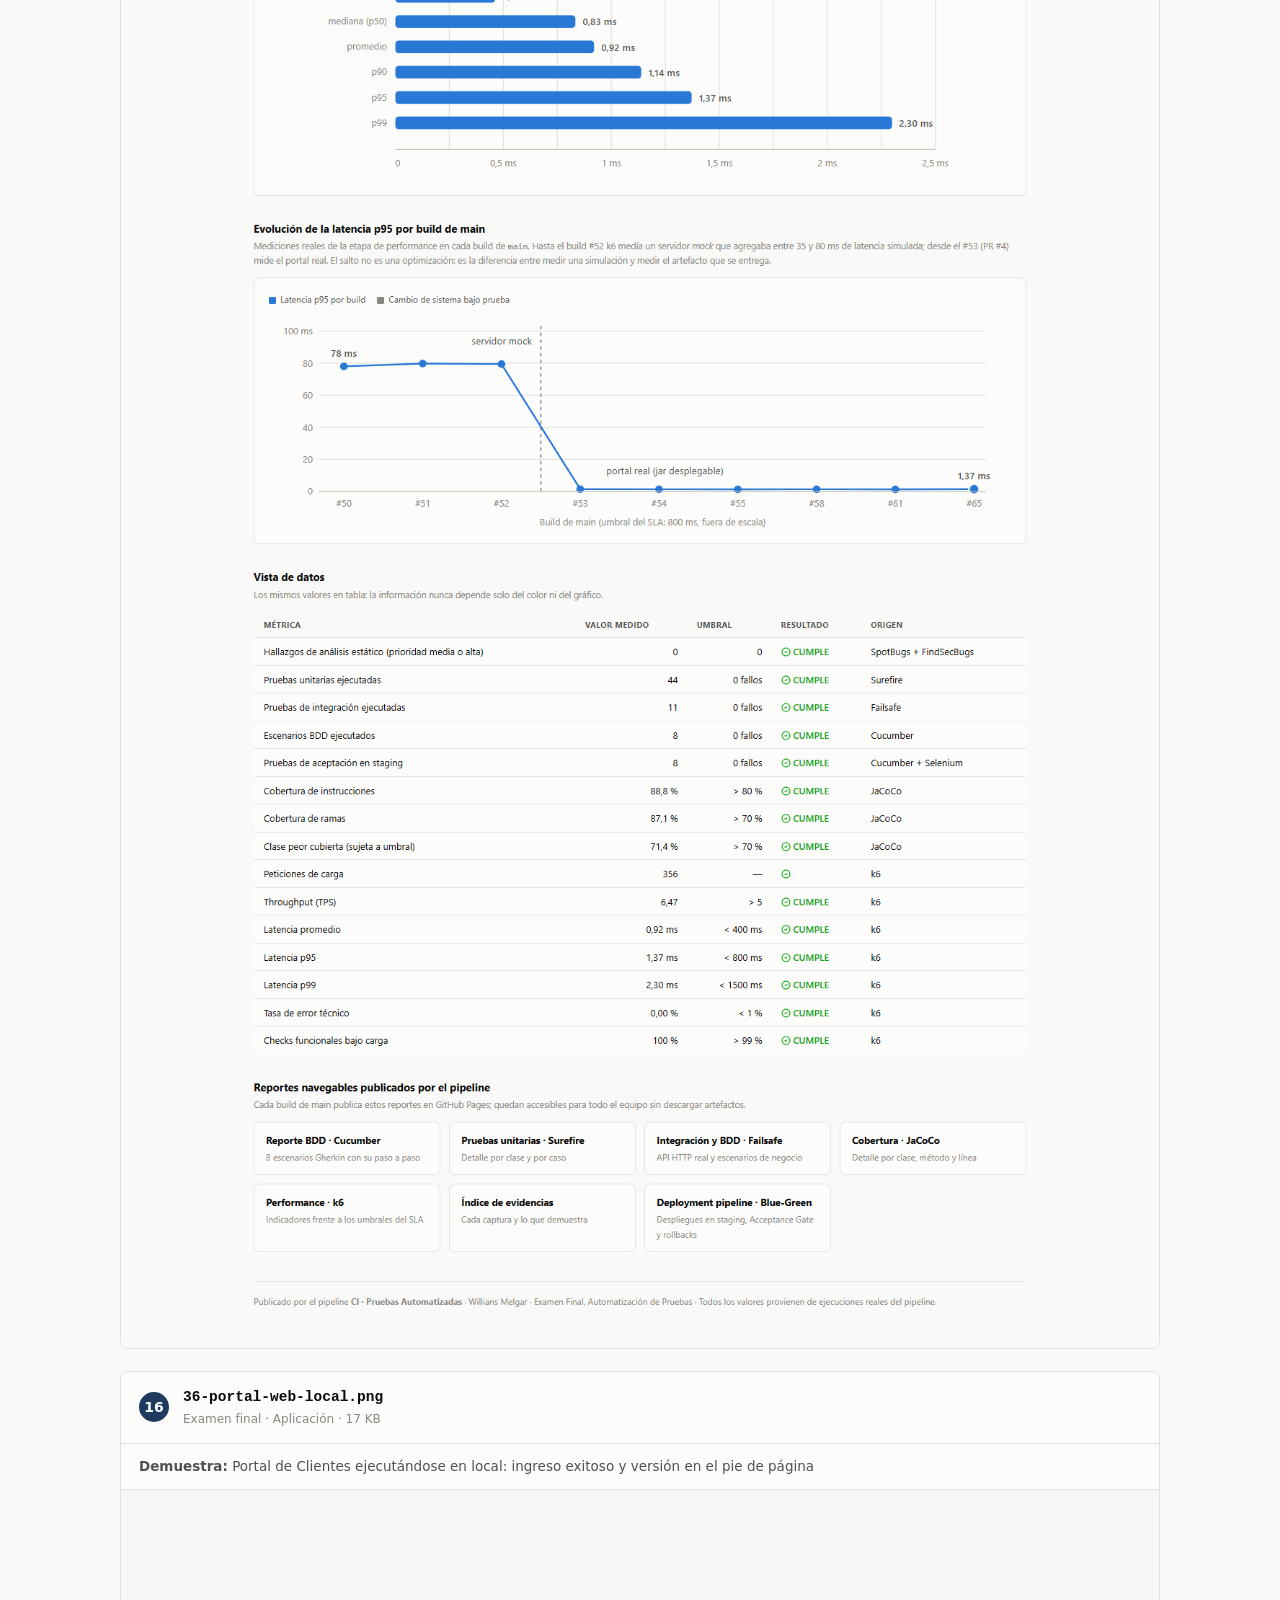
<file: docs/evidencias/index.html>
<!doctype html>
<html lang="es"><head><meta charset="utf-8">
<meta name="viewport" content="width=device-width, initial-scale=1">
<title>Índice de evidencias · Portal de Clientes</title>
<style>
  :root{
    color-scheme: light;
    --plano:#f9f9f7; --superficie:#fcfcfb; --borde:#e1e0d9;
    --tinta:#0b0b0b; --tinta-2:#52514e; --tinta-mute:#898781; --acento:#1f3a5f;
  }
  @media (prefers-color-scheme: dark){
    :root{
      color-scheme: dark;
      --plano:#0d0d0d; --superficie:#1a1a19; --borde:#2c2c2a;
      --tinta:#ffffff; --tinta-2:#c3c2b7; --tinta-mute:#898781; --acento:#3987e5;
    }
  }
  *{box-sizing:border-box}
  body{margin:0;background:var(--plano);color:var(--tinta);
       font:15px/1.55 "Segoe UI",system-ui,-apple-system,Arial,sans-serif}
  header.top{background:var(--acento);color:#fff;padding:26px 32px}
  header.top h1{margin:0 0 5px;font-size:21px;letter-spacing:-.2px}
  header.top p{margin:0;opacity:.88;font-size:13.5px;max-width:70ch}
  header.top a{color:#fff}
  main{max-width:1080px;margin:0 auto;padding:26px 20px 60px}
  .ficha{background:var(--superficie);border:1px solid var(--borde);
         border-radius:8px;margin-bottom:22px;overflow:hidden}
  .ficha header{display:flex;align-items:center;gap:14px;padding:14px 18px;
                border-bottom:1px solid var(--borde)}
  .n{background:var(--acento);color:#fff;width:30px;height:30px;border-radius:50%;
     display:grid;place-items:center;font-weight:700;font-size:14px;flex:none}
  .ficha h2{margin:0;font-size:14.5px;font-family:Consolas,ui-monospace,monospace;word-break:break-all}
  .meta{margin:2px 0 0;font-size:12px;color:var(--tinta-mute)}
  .demuestra{margin:0;padding:12px 18px;font-size:13.5px;color:var(--tinta-2);
             border-bottom:1px solid var(--borde)}
  code{font-family:Consolas,ui-monospace,monospace;font-size:.92em;
       background:var(--plano);padding:1px 5px;border-radius:3px}
  .ficha img{display:block;width:100%;height:auto}
  footer{text-align:center;color:var(--tinta-mute);font-size:12.5px;padding:22px}
</style></head><body>
<header class="top">
  <h1>Índice de evidencias &mdash; Portal de Clientes</h1>
  <p>Las 34 capturas que respaldan el informe, cada una junto a lo que demuestra. Primero las del
     examen final y después las del Taller 1. Todas corresponden a ejecuciones reales.
     <a href="../">Volver al dashboard</a></p>
</header>
<main>

  <section class="ficha">
    <header>
      <span class="n">1</span>
      <div class="titulo">
        <h2>20-pull-requests-integrados.png</h2>
        <p class="meta">Examen final · Actividad 1 &middot; 132 KB</p>
      </div>
    </header>
    <p class="demuestra"><strong>Demuestra:</strong> Pull Requests del flujo Trunk-Based: <b>#1 a #10 integrados</b> y el <b>#8 cerrado sin integrar</b> (demostración de rollback)</p>
    <a href="20-pull-requests-integrados.png" target="_blank" rel="noopener">
      <img src="20-pull-requests-integrados.png" alt="20-pull-requests-integrados.png" loading="lazy">
    </a>
  </section>

  <section class="ficha">
    <header>
      <span class="n">2</span>
      <div class="titulo">
        <h2>21-historial-main.png</h2>
        <p class="meta">Examen final · Actividad 1 &middot; 202 KB</p>
      </div>
    </header>
    <p class="demuestra"><strong>Demuestra:</strong> Historial de <code>main</code>: un <b>merge commit por PR</b> sobre ramas cortas con Conventional Commits</p>
    <a href="21-historial-main.png" target="_blank" rel="noopener">
      <img src="21-historial-main.png" alt="21-historial-main.png" loading="lazy">
    </a>
  </section>

  <section class="ficha">
    <header>
      <span class="n">3</span>
      <div class="titulo">
        <h2>22-pom-dependencias.png</h2>
        <p class="meta">Examen final · Actividad 1 &middot; 80 KB</p>
      </div>
    </header>
    <p class="demuestra"><strong>Demuestra:</strong> Dependencias del <code>pom.xml</code>: <b>Gson</b>, <b>JUnit 5</b>, <b>Cucumber</b> y <b>Selenium</b></p>
    <a href="22-pom-dependencias.png" target="_blank" rel="noopener">
      <img src="22-pom-dependencias.png" alt="22-pom-dependencias.png" loading="lazy">
    </a>
  </section>

  <section class="ficha">
    <header>
      <span class="n">4</span>
      <div class="titulo">
        <h2>23-ci-pipeline-main.png</h2>
        <p class="meta">Examen final · Actividad 2 &middot; 125 KB</p>
      </div>
    </header>
    <p class="demuestra"><strong>Demuestra:</strong> Pipeline de CI en <code>main</code> (build #65): <b>cinco etapas en verde</b> y sus artefactos</p>
    <a href="23-ci-pipeline-main.png" target="_blank" rel="noopener">
      <img src="23-ci-pipeline-main.png" alt="23-ci-pipeline-main.png" loading="lazy">
    </a>
  </section>

  <section class="ficha">
    <header>
      <span class="n">5</span>
      <div class="titulo">
        <h2>24-despliegue-blue-green-main.png</h2>
        <p class="meta">Examen final · Actividad 3 &middot; 81 KB</p>
      </div>
    </header>
    <p class="demuestra"><strong>Demuestra:</strong> Deployment pipeline en <code>main</code>: <b>empaquetar, Blue-Green con Acceptance Gate y promoción</b> en verde</p>
    <a href="24-despliegue-blue-green-main.png" target="_blank" rel="noopener">
      <img src="24-despliegue-blue-green-main.png" alt="24-despliegue-blue-green-main.png" loading="lazy">
    </a>
  </section>

  <section class="ficha">
    <header>
      <span class="n">6</span>
      <div class="titulo">
        <h2>25-rollback-automatico-run.png</h2>
        <p class="meta">Examen final · Actividad 3 &middot; 126 KB</p>
      </div>
    </header>
    <p class="demuestra"><strong>Demuestra:</strong> Despliegue del defecto intencional: <b>Acceptance Gate en rojo</b> con los dos escenarios fallidos y <b>promoción omitida</b></p>
    <a href="25-rollback-automatico-run.png" target="_blank" rel="noopener">
      <img src="25-rollback-automatico-run.png" alt="25-rollback-automatico-run.png" loading="lazy">
    </a>
  </section>

  <section class="ficha">
    <header>
      <span class="n">7</span>
      <div class="titulo">
        <h2>26-pr-demo-rollback.png</h2>
        <p class="meta">Examen final · Actividad 3 &middot; 143 KB</p>
      </div>
    </header>
    <p class="demuestra"><strong>Demuestra:</strong> PR #8: el defecto, el resultado esperado de cada etapa y el registro <b>"had a problem deploying to staging"</b></p>
    <a href="26-pr-demo-rollback.png" target="_blank" rel="noopener">
      <img src="26-pr-demo-rollback.png" alt="26-pr-demo-rollback.png" loading="lazy">
    </a>
  </section>

  <section class="ficha">
    <header>
      <span class="n">8</span>
      <div class="titulo">
        <h2>27-rollback-manual-run.png</h2>
        <p class="meta">Examen final · Actividad 3 &middot; 71 KB</p>
      </div>
    </header>
    <p class="demuestra"><strong>Demuestra:</strong> Rollback manual asistido: versión <b>1.1.0-4c77e2c</b> restaurada y validada</p>
    <a href="27-rollback-manual-run.png" target="_blank" rel="noopener">
      <img src="27-rollback-manual-run.png" alt="27-rollback-manual-run.png" loading="lazy">
    </a>
  </section>

  <section class="ficha">
    <header>
      <span class="n">9</span>
      <div class="titulo">
        <h2>28-release-v1-1-0.png</h2>
        <p class="meta">Examen final · Actividad 3 &middot; 69 KB</p>
      </div>
    </header>
    <p class="demuestra"><strong>Demuestra:</strong> Release <b>v1.1.0</b> creada automáticamente por la etapa de promoción</p>
    <a href="28-release-v1-1-0.png" target="_blank" rel="noopener">
      <img src="28-release-v1-1-0.png" alt="28-release-v1-1-0.png" loading="lazy">
    </a>
  </section>

  <section class="ficha">
    <header>
      <span class="n">10</span>
      <div class="titulo">
        <h2>30-reporte-aceptacion-verde.png</h2>
        <p class="meta">Examen final · Actividad 3 &middot; 32 KB</p>
      </div>
    </header>
    <p class="demuestra"><strong>Demuestra:</strong> Reporte del Acceptance Gate en staging: <b>8 PASSED</b> (API y portal web con Selenium)</p>
    <a href="30-reporte-aceptacion-verde.png" target="_blank" rel="noopener">
      <img src="30-reporte-aceptacion-verde.png" alt="30-reporte-aceptacion-verde.png" loading="lazy">
    </a>
  </section>

  <section class="ficha">
    <header>
      <span class="n">11</span>
      <div class="titulo">
        <h2>31-reporte-aceptacion-rollback.png</h2>
        <p class="meta">Examen final · Actividad 3 &middot; 172 KB</p>
      </div>
    </header>
    <p class="demuestra"><strong>Demuestra:</strong> Reporte del Acceptance Gate con el defecto: <b>2 FAILED</b>, con la traza y la captura adjunta</p>
    <a href="31-reporte-aceptacion-rollback.png" target="_blank" rel="noopener">
      <img src="31-reporte-aceptacion-rollback.png" alt="31-reporte-aceptacion-rollback.png" loading="lazy">
    </a>
  </section>

  <section class="ficha">
    <header>
      <span class="n">12</span>
      <div class="titulo">
        <h2>32-selenium-captura-del-fallo.png</h2>
        <p class="meta">Examen final · Actividad 3 &middot; 27 KB</p>
      </div>
    </header>
    <p class="demuestra"><strong>Demuestra:</strong> Captura tomada por <b>Selenium en GREEN</b> (versión 1.1.0-a351700): el cliente no puede ingresar</p>
    <a href="32-selenium-captura-del-fallo.png" target="_blank" rel="noopener">
      <img src="32-selenium-captura-del-fallo.png" alt="32-selenium-captura-del-fallo.png" loading="lazy">
    </a>
  </section>

  <section class="ficha">
    <header>
      <span class="n">13</span>
      <div class="titulo">
        <h2>33-reporte-analisis-estatico.png</h2>
        <p class="meta">Examen final · Actividad 2 &middot; 50 KB</p>
      </div>
    </header>
    <p class="demuestra"><strong>Demuestra:</strong> SpotBugs + Find Security Bugs: <b>15 clases analizadas, 0 advertencias</b></p>
    <a href="33-reporte-analisis-estatico.png" target="_blank" rel="noopener">
      <img src="33-reporte-analisis-estatico.png" alt="33-reporte-analisis-estatico.png" loading="lazy">
    </a>
  </section>

  <section class="ficha">
    <header>
      <span class="n">14</span>
      <div class="titulo">
        <h2>34-reporte-integracion-failsafe.png</h2>
        <p class="meta">Examen final · Actividad 2 &middot; 106 KB</p>
      </div>
    </header>
    <p class="demuestra"><strong>Demuestra:</strong> Reporte de Failsafe publicado: <b>19 pruebas</b> (11 de integración y 8 escenarios BDD), 100 % de éxito</p>
    <a href="34-reporte-integracion-failsafe.png" target="_blank" rel="noopener">
      <img src="34-reporte-integracion-failsafe.png" alt="34-reporte-integracion-failsafe.png" loading="lazy">
    </a>
  </section>

  <section class="ficha">
    <header>
      <span class="n">15</span>
      <div class="titulo">
        <h2>35-dashboard-calidad.png</h2>
        <p class="meta">Examen final · Estrategia de pruebas &middot; 188 KB</p>
      </div>
    </header>
    <p class="demuestra"><strong>Demuestra:</strong> Dashboard con datos reales del build #65 y la evolución del p95 por build de <code>main</code></p>
    <a href="35-dashboard-calidad.png" target="_blank" rel="noopener">
      <img src="35-dashboard-calidad.png" alt="35-dashboard-calidad.png" loading="lazy">
    </a>
  </section>

  <section class="ficha">
    <header>
      <span class="n">16</span>
      <div class="titulo">
        <h2>36-portal-web-local.png</h2>
        <p class="meta">Examen final · Aplicación &middot; 17 KB</p>
      </div>
    </header>
    <p class="demuestra"><strong>Demuestra:</strong> Portal de Clientes ejecutándose en local: ingreso exitoso y versión en el pie de página</p>
    <a href="36-portal-web-local.png" target="_blank" rel="noopener">
      <img src="36-portal-web-local.png" alt="36-portal-web-local.png" loading="lazy">
    </a>
  </section>

  <section class="ficha">
    <header>
      <span class="n">17</span>
      <div class="titulo">
        <h2>01-mvn-test-local.png</h2>
        <p class="meta">Taller 1 · Fig. 2 &middot; 106 KB</p>
      </div>
    </header>
    <p class="demuestra"><strong>Demuestra:</strong> Ejecución local de <code>mvn clean test</code>: las cuatro suites de Calculadora, <b>Tests run: 28</b> y <b>BUILD SUCCESS</b></p>
    <a href="01-mvn-test-local.png" target="_blank" rel="noopener">
      <img src="01-mvn-test-local.png" alt="01-mvn-test-local.png" loading="lazy">
    </a>
  </section>

  <section class="ficha">
    <header>
      <span class="n">18</span>
      <div class="titulo">
        <h2>02-mvn-verify-bdd.png</h2>
        <p class="meta">Taller 1 · Fig. 7 &middot; 128 KB</p>
      </div>
    </header>
    <p class="demuestra"><strong>Demuestra:</strong> Los ocho escenarios BDD en español con sus acentos correctos, <b>Tests run: 8</b> y <b>BUILD SUCCESS</b></p>
    <a href="02-mvn-verify-bdd.png" target="_blank" rel="noopener">
      <img src="02-mvn-verify-bdd.png" alt="02-mvn-verify-bdd.png" loading="lazy">
    </a>
  </section>

  <section class="ficha">
    <header>
      <span class="n">19</span>
      <div class="titulo">
        <h2>02b-escenarios-bdd-smoke.png</h2>
        <p class="meta">Taller 1 · Fig. 8 &middot; 128 KB</p>
      </div>
    </header>
    <p class="demuestra"><strong>Demuestra:</strong> Ejecución selectiva con el filtro <code>@smoke</code>: <b>Skipped: 7</b>, es decir un solo escenario ejecutado</p>
    <a href="02b-escenarios-bdd-smoke.png" target="_blank" rel="noopener">
      <img src="02b-escenarios-bdd-smoke.png" alt="02b-escenarios-bdd-smoke.png" loading="lazy">
    </a>
  </section>

  <section class="ficha">
    <header>
      <span class="n">20</span>
      <div class="titulo">
        <h2>03-reporte-bdd-cucumber.png</h2>
        <p class="meta">Taller 1 · Fig. 11 &middot; 241 KB</p>
      </div>
    </header>
    <p class="demuestra"><strong>Demuestra:</strong> Reporte de Cucumber: <b>8 PASSED</b>, con los escenarios expandidos y la tabla de Ejemplos del Esquema del escenario</p>
    <a href="03-reporte-bdd-cucumber.png" target="_blank" rel="noopener">
      <img src="03-reporte-bdd-cucumber.png" alt="03-reporte-bdd-cucumber.png" loading="lazy">
    </a>
  </section>

  <section class="ficha">
    <header>
      <span class="n">21</span>
      <div class="titulo">
        <h2>04-reporte-surefire.png</h2>
        <p class="meta">Taller 1 · Fig. 5 &middot; 191 KB</p>
      </div>
    </header>
    <p class="demuestra"><strong>Demuestra:</strong> Reporte de Surefire con las <b>28</b> pruebas unitarias, 0 errores y 100 % de éxito</p>
    <a href="04-reporte-surefire.png" target="_blank" rel="noopener">
      <img src="04-reporte-surefire.png" alt="04-reporte-surefire.png" loading="lazy">
    </a>
  </section>

  <section class="ficha">
    <header>
      <span class="n">22</span>
      <div class="titulo">
        <h2>05-reporte-performance-k6.png</h2>
        <p class="meta">Taller 1 · Fig. 13 &middot; 72 KB</p>
      </div>
    </header>
    <p class="demuestra"><strong>Demuestra:</strong> Reporte de k6 con estado <b>APROBADA</b> y cada indicador contrastado con su umbral</p>
    <a href="05-reporte-performance-k6.png" target="_blank" rel="noopener">
      <img src="05-reporte-performance-k6.png" alt="05-reporte-performance-k6.png" loading="lazy">
    </a>
  </section>

  <section class="ficha">
    <header>
      <span class="n">23</span>
      <div class="titulo">
        <h2>07-git-log-ramas.png</h2>
        <p class="meta">Taller 1 · Fig. 1 &middot; 128 KB</p>
      </div>
    </header>
    <p class="demuestra"><strong>Demuestra:</strong> Ramas locales y remotas, y el árbol de commits con los merges <b>PR #3 a #7</b></p>
    <a href="07-git-log-ramas.png" target="_blank" rel="noopener">
      <img src="07-git-log-ramas.png" alt="07-git-log-ramas.png" loading="lazy">
    </a>
  </section>

  <section class="ficha">
    <header>
      <span class="n">24</span>
      <div class="titulo">
        <h2>08-estructura-proyecto.png</h2>
        <p class="meta">Taller 1 · Fig. 3 &middot; 80 KB</p>
      </div>
    </header>
    <p class="demuestra"><strong>Demuestra:</strong> Estructura del proyecto versionado, sin <code>target/</code> ni <code>.git/</code></p>
    <a href="08-estructura-proyecto.png" target="_blank" rel="noopener">
      <img src="08-estructura-proyecto.png" alt="08-estructura-proyecto.png" loading="lazy">
    </a>
  </section>

  <section class="ficha">
    <header>
      <span class="n">25</span>
      <div class="titulo">
        <h2>09-k6-consola.png</h2>
        <p class="meta">Taller 1 · Fig. 12 &middot; 80 KB</p>
      </div>
    </header>
    <p class="demuestra"><strong>Demuestra:</strong> Prueba de carga: <b>APROBADA</b>, 328 peticiones, <b>5,91 TPS</b>, p95 <b>93,90 ms</b> y 0 % de error</p>
    <a href="09-k6-consola.png" target="_blank" rel="noopener">
      <img src="09-k6-consola.png" alt="09-k6-consola.png" loading="lazy">
    </a>
  </section>

  <section class="ficha">
    <header>
      <span class="n">26</span>
      <div class="titulo">
        <h2>11-reporte-failsafe.png</h2>
        <p class="meta">Taller 1 · Fig. 6 &middot; 115 KB</p>
      </div>
    </header>
    <p class="demuestra"><strong>Demuestra:</strong> Reporte de Failsafe con los <b>8</b> escenarios de la suite de aceptación</p>
    <a href="11-reporte-failsafe.png" target="_blank" rel="noopener">
      <img src="11-reporte-failsafe.png" alt="11-reporte-failsafe.png" loading="lazy">
    </a>
  </section>

  <section class="ficha">
    <header>
      <span class="n">27</span>
      <div class="titulo">
        <h2>12-completo-github-actions.jpeg</h2>
        <p class="meta">Taller 1 &middot; 1628 KB</p>
      </div>
    </header>
    <p class="demuestra"><strong>Demuestra:</strong> Página completa del run, de la que se recortan las figuras 9, 10 y 16</p>
    <a href="12-completo-github-actions.jpeg" target="_blank" rel="noopener">
      <img src="12-completo-github-actions.jpeg" alt="12-completo-github-actions.jpeg" loading="lazy">
    </a>
  </section>

  <section class="ficha">
    <header>
      <span class="n">28</span>
      <div class="titulo">
        <h2>12-github-actions-pipeline.png</h2>
        <p class="meta">Taller 1 · Fig. 9 &middot; 629 KB</p>
      </div>
    </header>
    <p class="demuestra"><strong>Demuestra:</strong> Pipeline en GitHub Actions: las <b>cinco etapas en verde</b> y el detalle de las pruebas unitarias</p>
    <a href="12-github-actions-pipeline.png" target="_blank" rel="noopener">
      <img src="12-github-actions-pipeline.png" alt="12-github-actions-pipeline.png" loading="lazy">
    </a>
  </section>

  <section class="ficha">
    <header>
      <span class="n">29</span>
      <div class="titulo">
        <h2>13-github-actions-metricas.png</h2>
        <p class="meta">Taller 1 · Fig. 10 &middot; 469 KB</p>
      </div>
    </header>
    <p class="demuestra"><strong>Demuestra:</strong> Métricas publicadas por el run: escenarios BDD, <b>cobertura JaCoCo</b> y los seis indicadores de performance</p>
    <a href="13-github-actions-metricas.png" target="_blank" rel="noopener">
      <img src="13-github-actions-metricas.png" alt="13-github-actions-metricas.png" loading="lazy">
    </a>
  </section>

  <section class="ficha">
    <header>
      <span class="n">30</span>
      <div class="titulo">
        <h2>14-completo-dashboard.jpeg</h2>
        <p class="meta">Taller 1 &middot; 547 KB</p>
      </div>
    </header>
    <p class="demuestra"><strong>Demuestra:</strong> Página completa del dashboard, de la que se recortan las figuras 14 y 15</p>
    <a href="14-completo-dashboard.jpeg" target="_blank" rel="noopener">
      <img src="14-completo-dashboard.jpeg" alt="14-completo-dashboard.jpeg" loading="lazy">
    </a>
  </section>

  <section class="ficha">
    <header>
      <span class="n">31</span>
      <div class="titulo">
        <h2>14-dashboard-publicado.png</h2>
        <p class="meta">Taller 1 · Fig. 14 &middot; 294 KB</p>
      </div>
    </header>
    <p class="demuestra"><strong>Demuestra:</strong> Dashboard en GitHub Pages: <b>28/28</b> unitarias, <b>8/8</b> BDD, <b>cobertura 99,1 %</b>, p95 <b>94 ms</b> y <b>5,91 TPS</b></p>
    <a href="14-dashboard-publicado.png" target="_blank" rel="noopener">
      <img src="14-dashboard-publicado.png" alt="14-dashboard-publicado.png" loading="lazy">
    </a>
  </section>

  <section class="ficha">
    <header>
      <span class="n">32</span>
      <div class="titulo">
        <h2>14b-dashboard-datos.png</h2>
        <p class="meta">Taller 1 · Fig. 15 &middot; 300 KB</p>
      </div>
    </header>
    <p class="demuestra"><strong>Demuestra:</strong> Evolución del percentil 95 por build, la vista de datos en tabla y los enlaces a los reportes navegables</p>
    <a href="14b-dashboard-datos.png" target="_blank" rel="noopener">
      <img src="14b-dashboard-datos.png" alt="14b-dashboard-datos.png" loading="lazy">
    </a>
  </section>

  <section class="ficha">
    <header>
      <span class="n">33</span>
      <div class="titulo">
        <h2>15-github-actions-artefactos.png</h2>
        <p class="meta">Taller 1 · Fig. 16 &middot; 477 KB</p>
      </div>
    </header>
    <p class="demuestra"><strong>Demuestra:</strong> Etapa <b>5 · Alertas automáticas</b> y los cuatro artefactos publicados por el pipeline</p>
    <a href="15-github-actions-artefactos.png" target="_blank" rel="noopener">
      <img src="15-github-actions-artefactos.png" alt="15-github-actions-artefactos.png" loading="lazy">
    </a>
  </section>

  <section class="ficha">
    <header>
      <span class="n">34</span>
      <div class="titulo">
        <h2>16-reporte-cobertura.png</h2>
        <p class="meta">Taller 1 · Fig. 4 &middot; 85 KB</p>
      </div>
    </header>
    <p class="demuestra"><strong>Demuestra:</strong> Reporte de JaCoCo con el detalle por clase: <b>Calculadora al 100 %</b> tras cubrir los métodos que faltaban</p>
    <a href="16-reporte-cobertura.png" target="_blank" rel="noopener">
      <img src="16-reporte-cobertura.png" alt="16-reporte-cobertura.png" loading="lazy">
    </a>
  </section>
</main>
<footer>Examen Final y Taller 1 &middot; Automatización de Pruebas &middot; Willians Melgar</footer>
</body></html>
</file>
